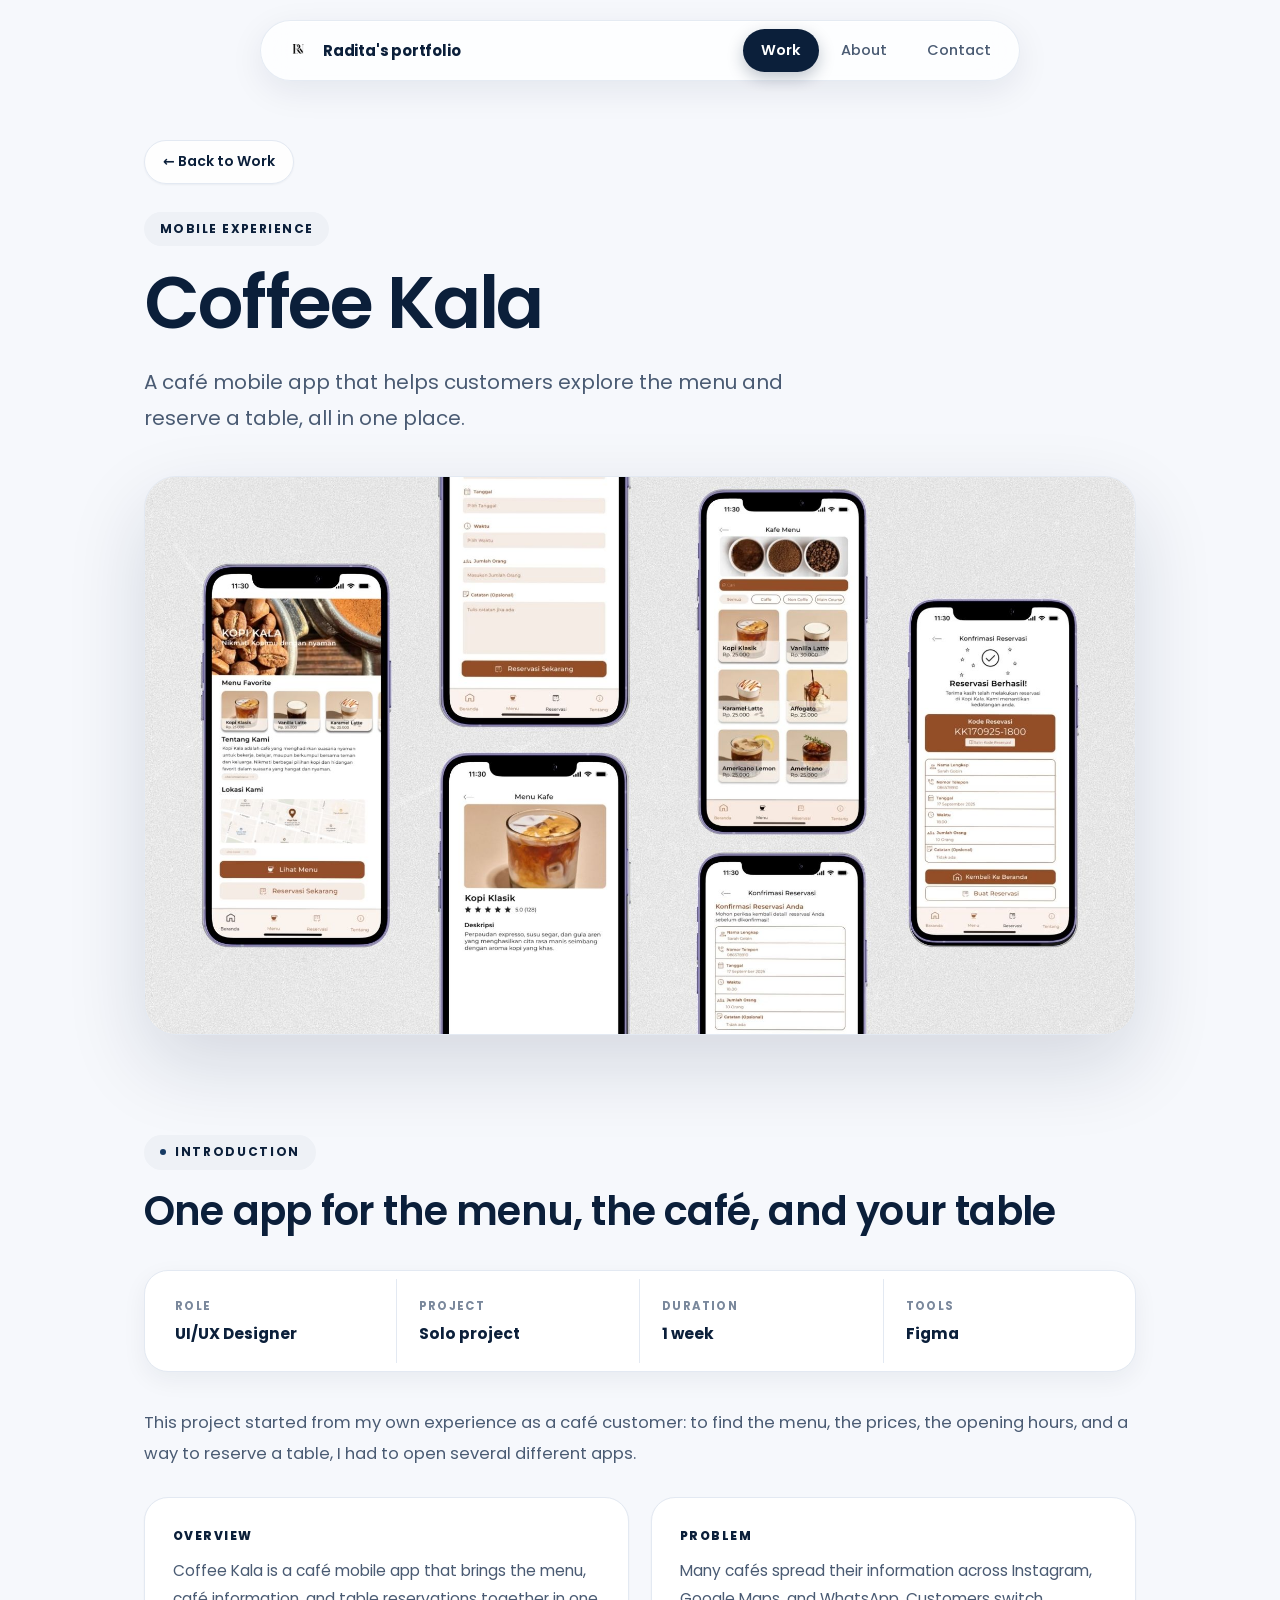
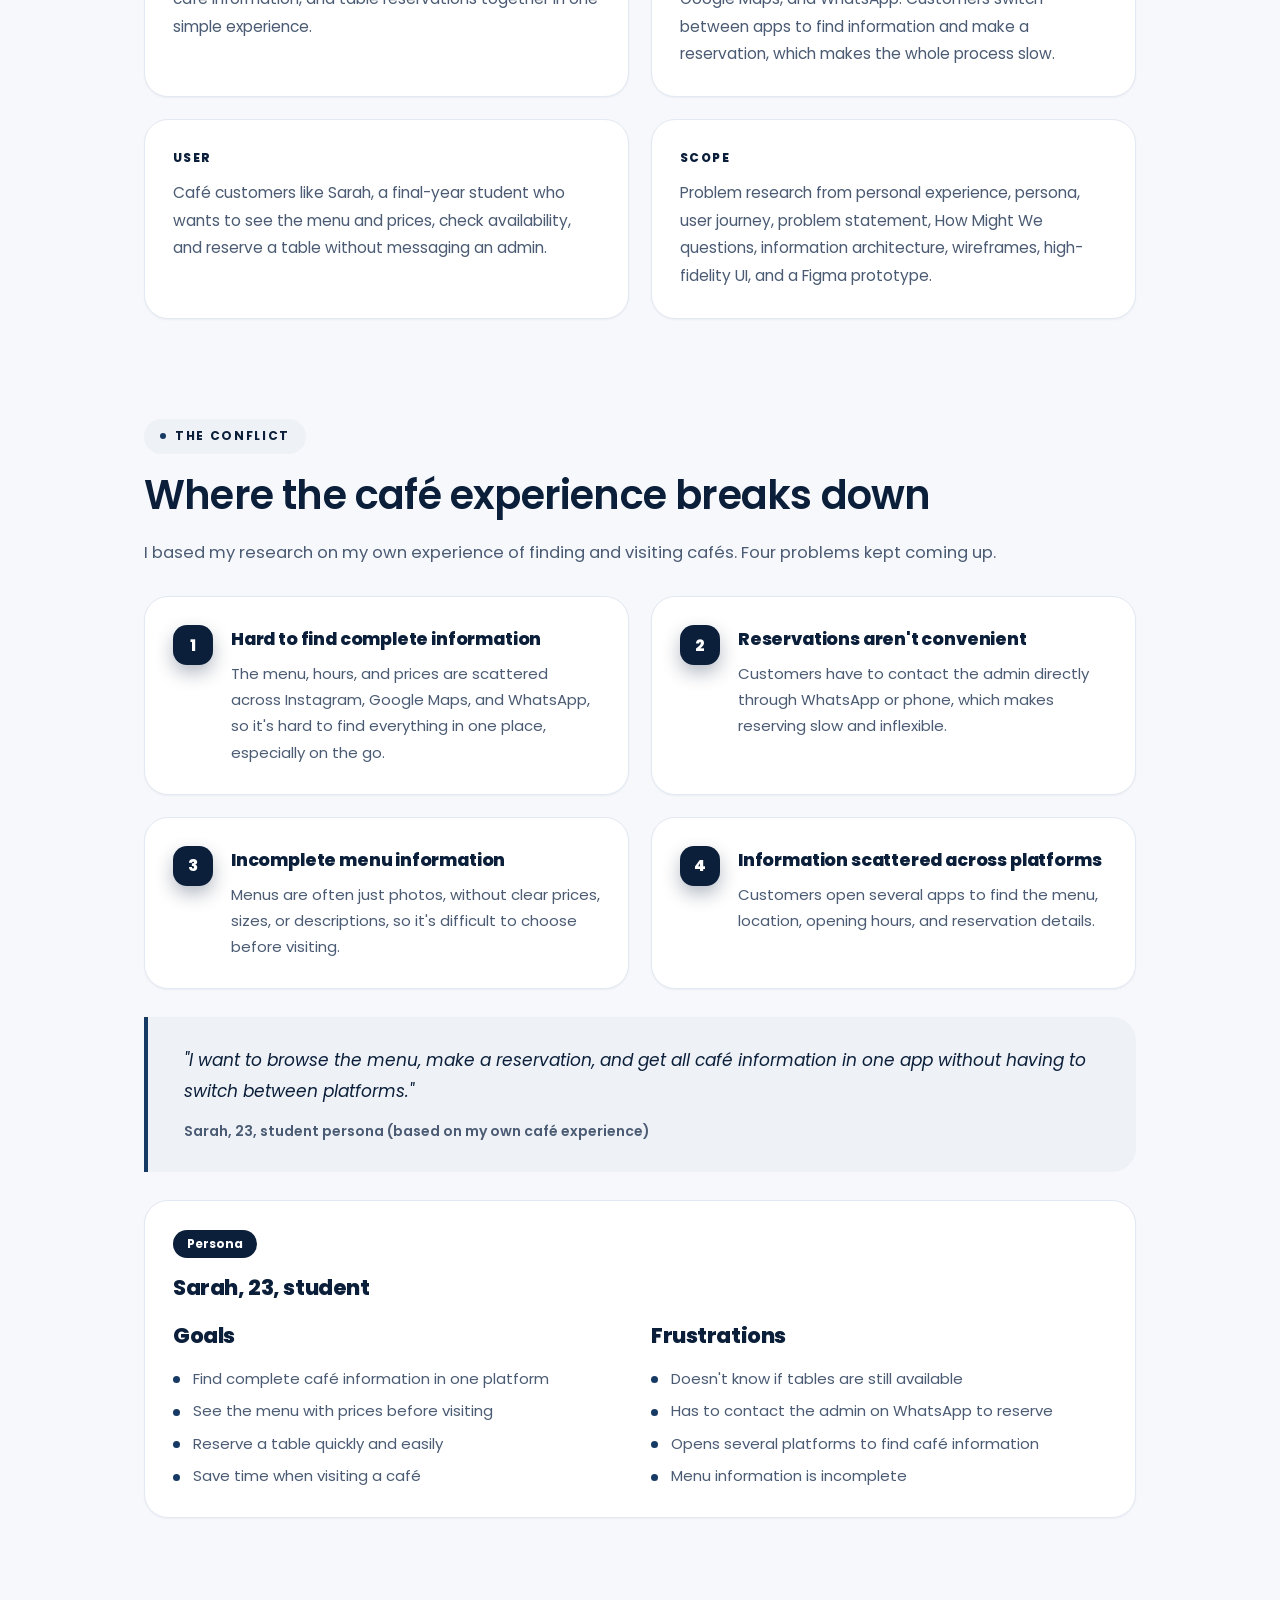
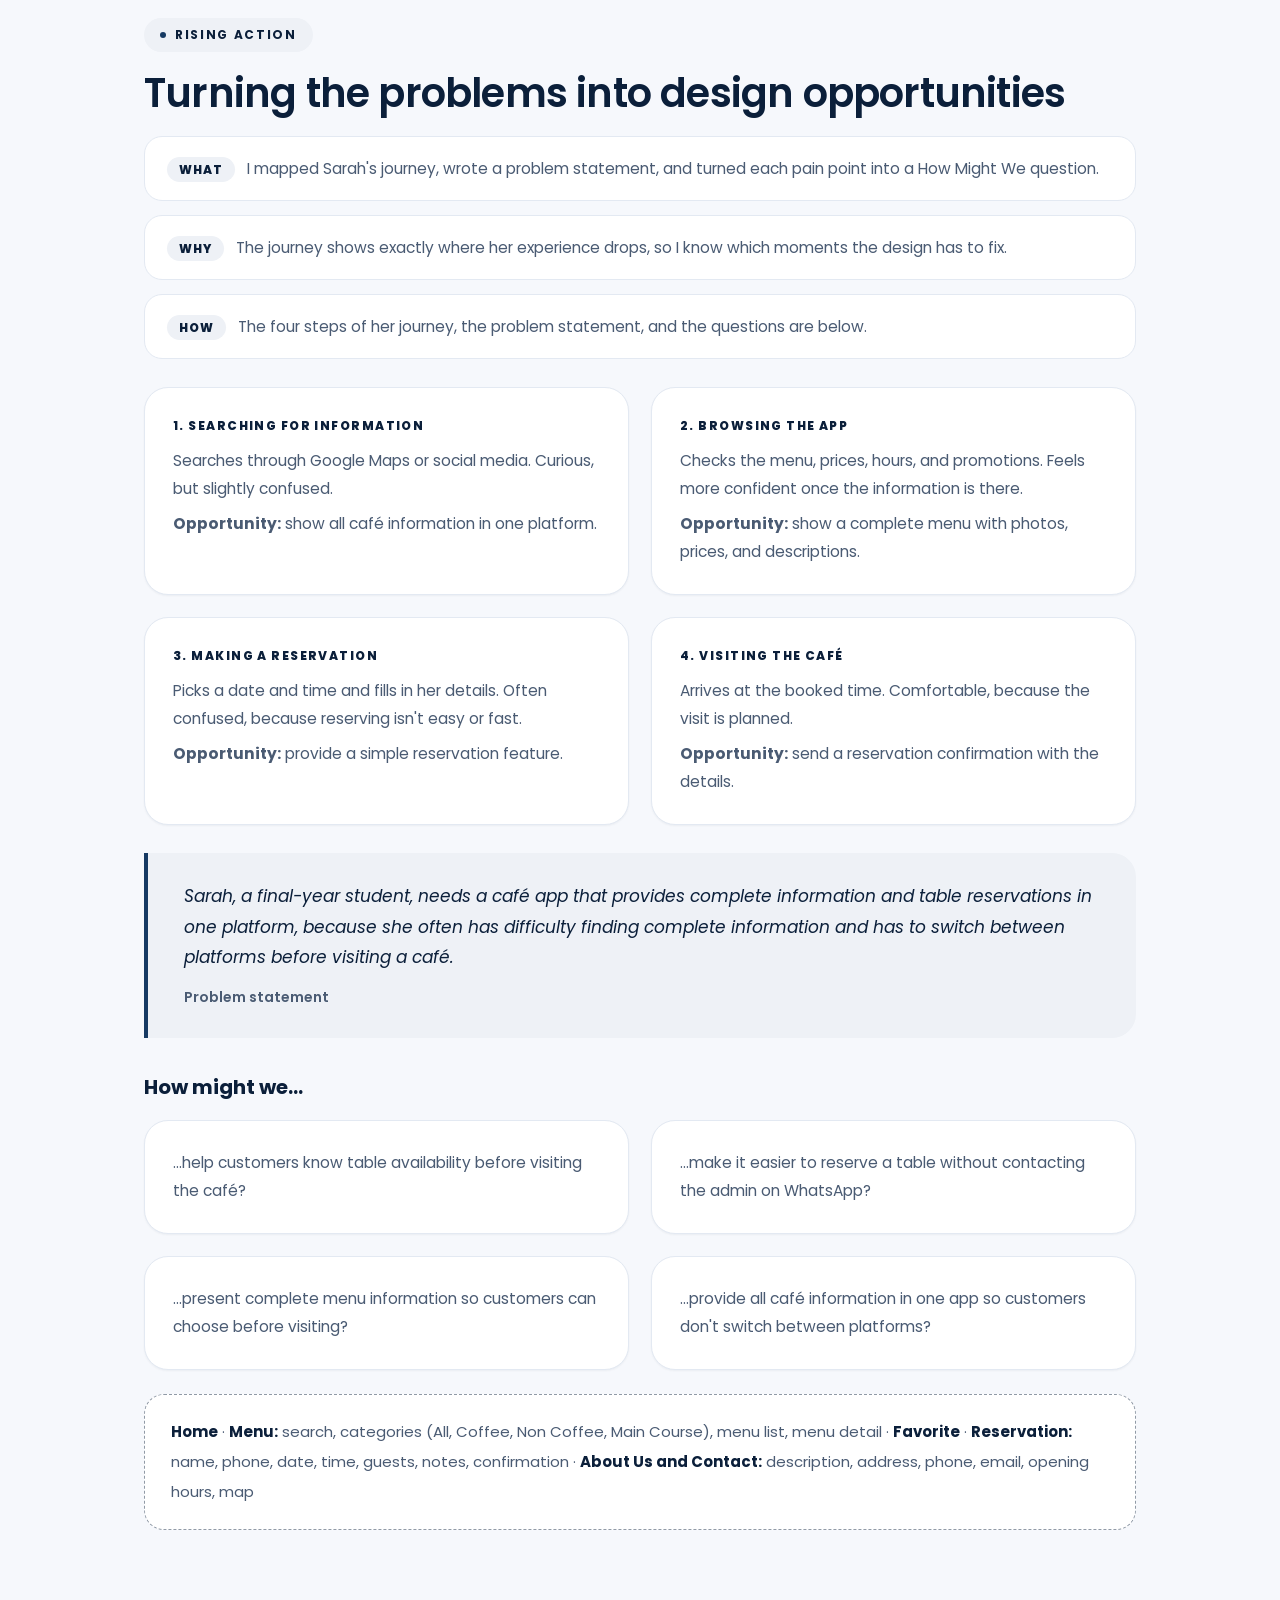
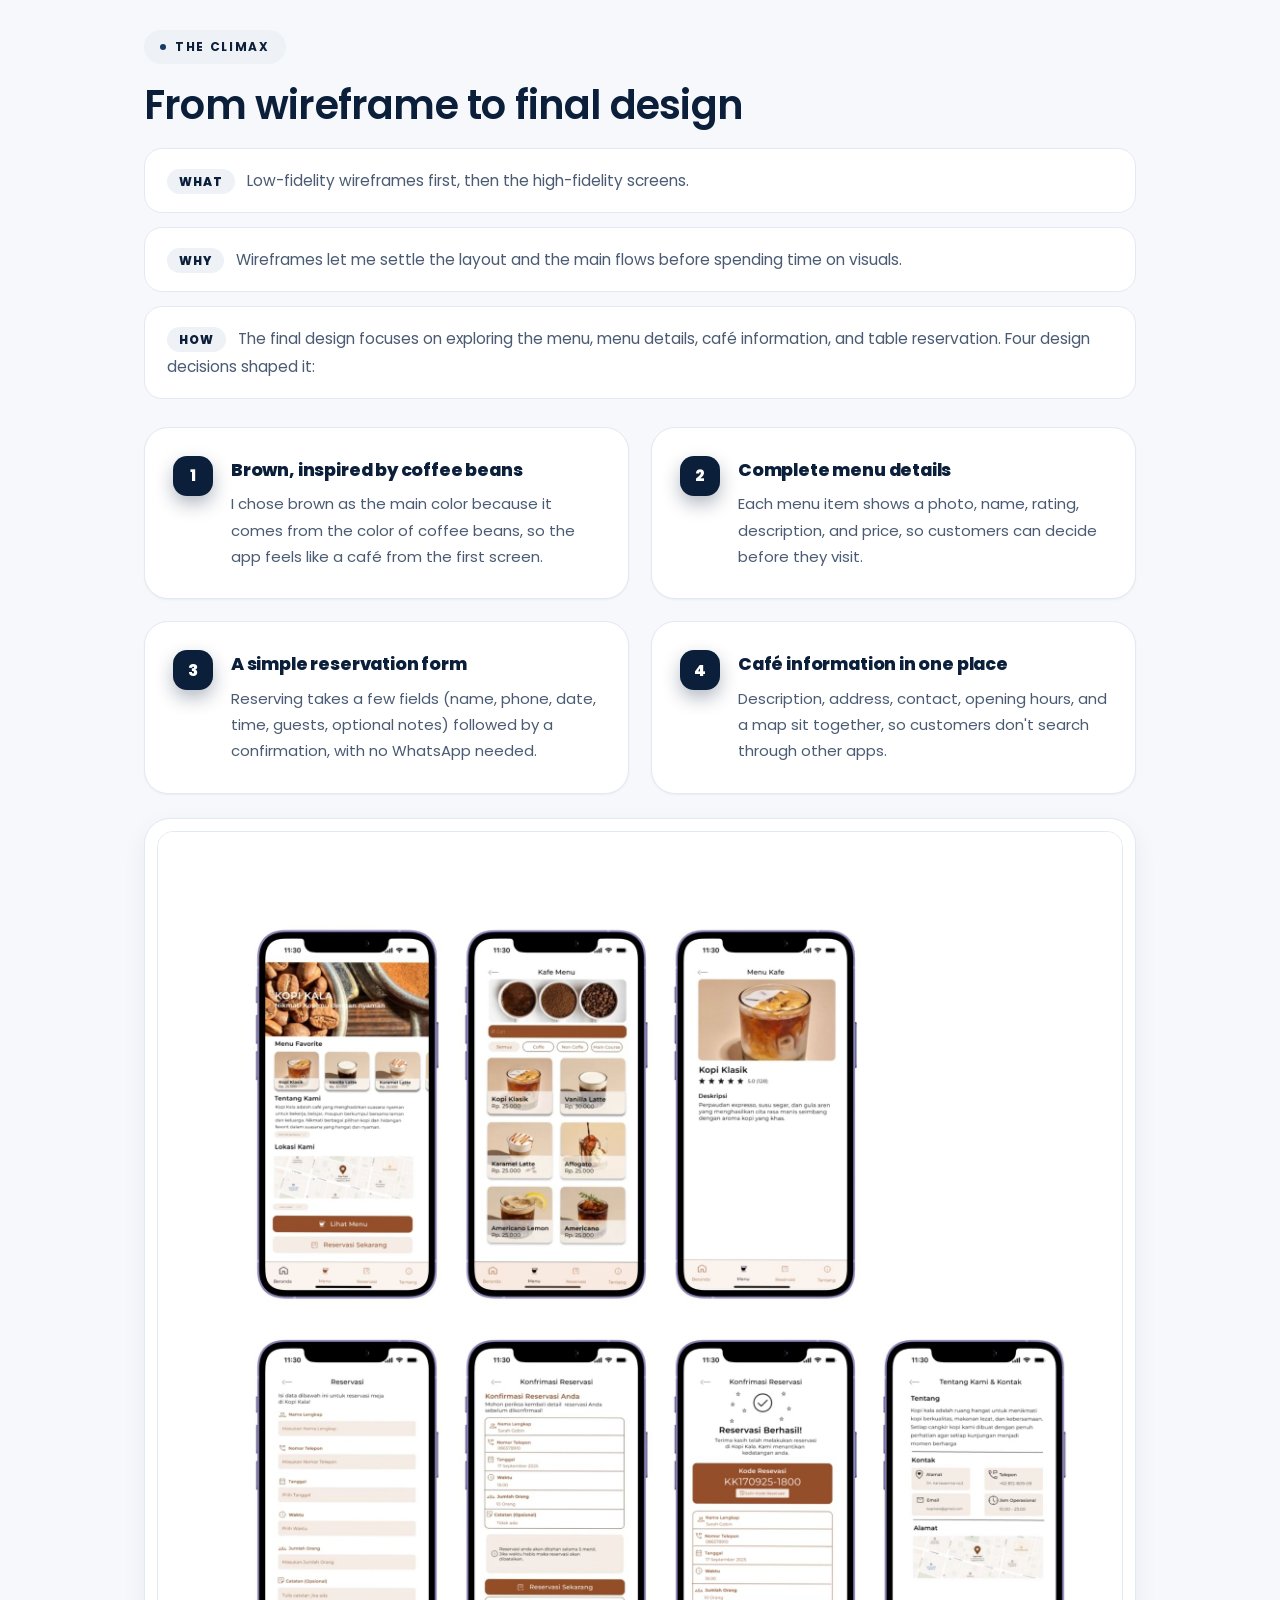
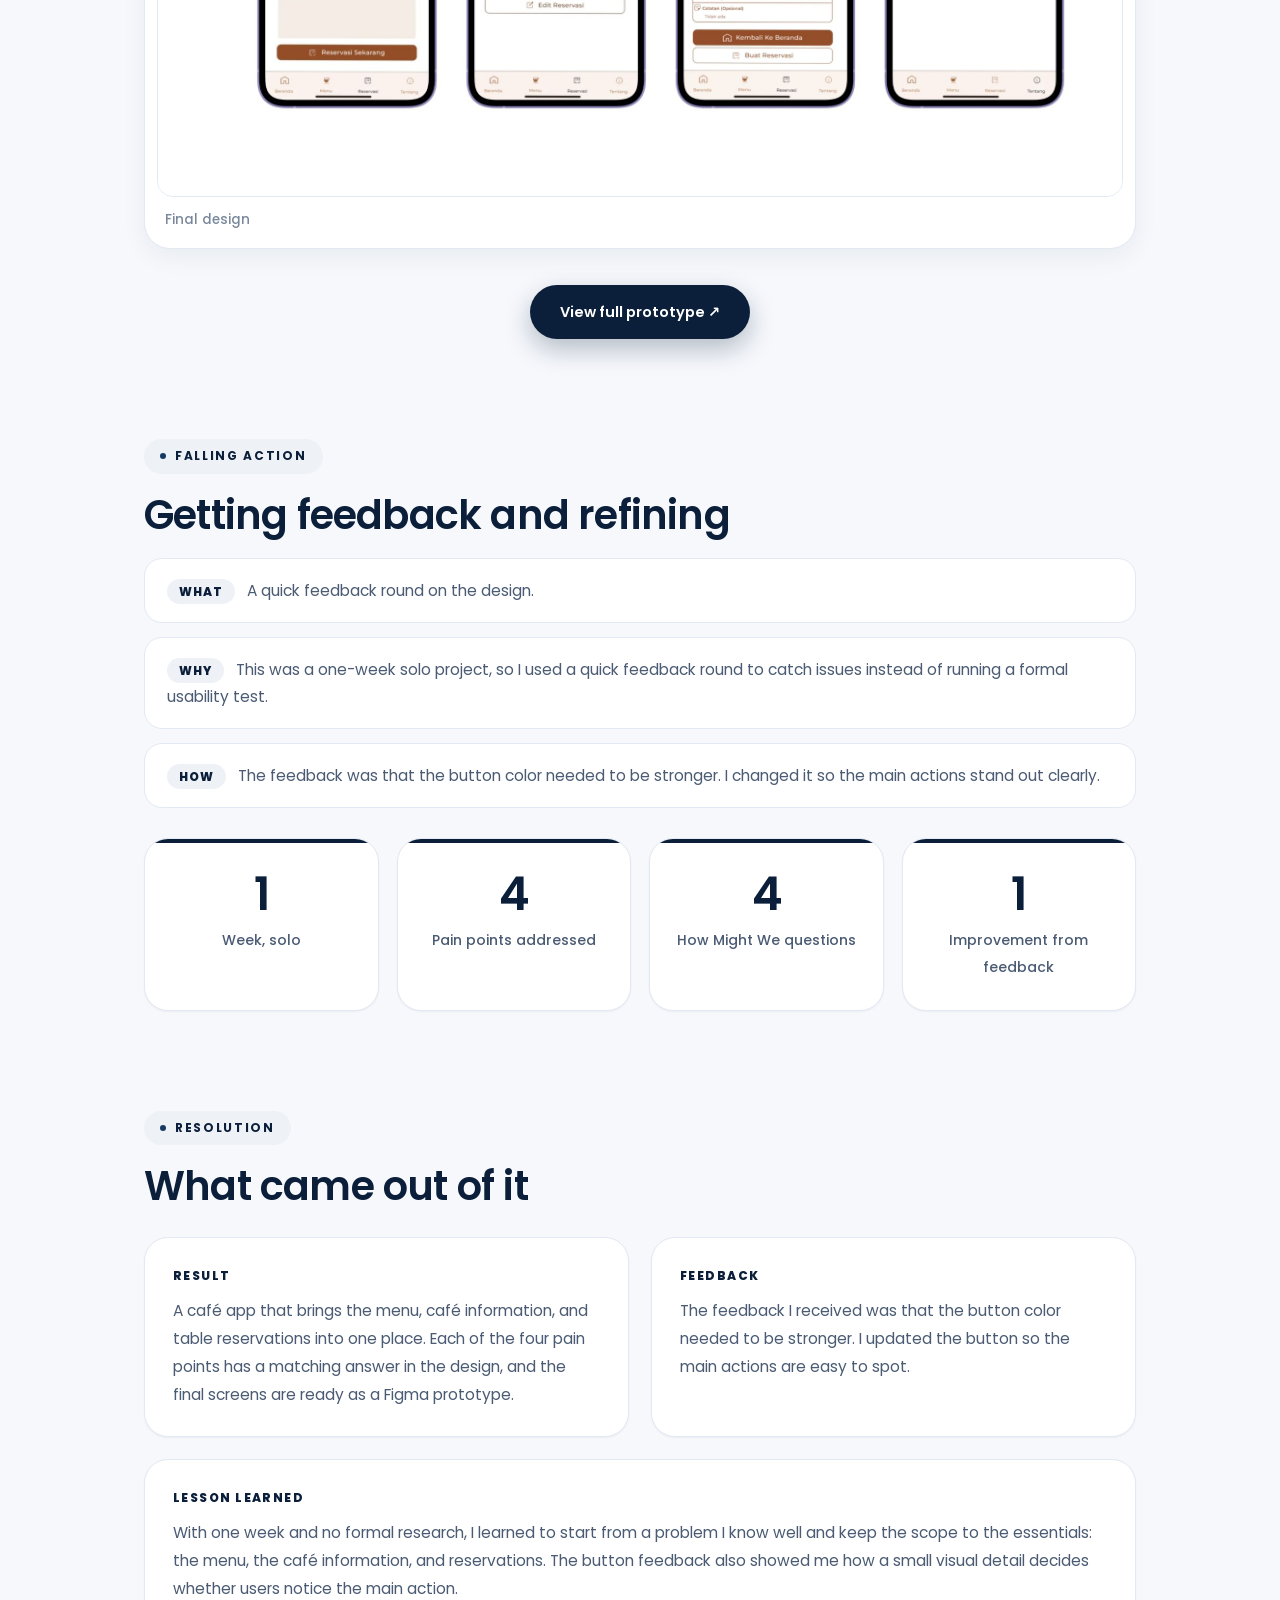
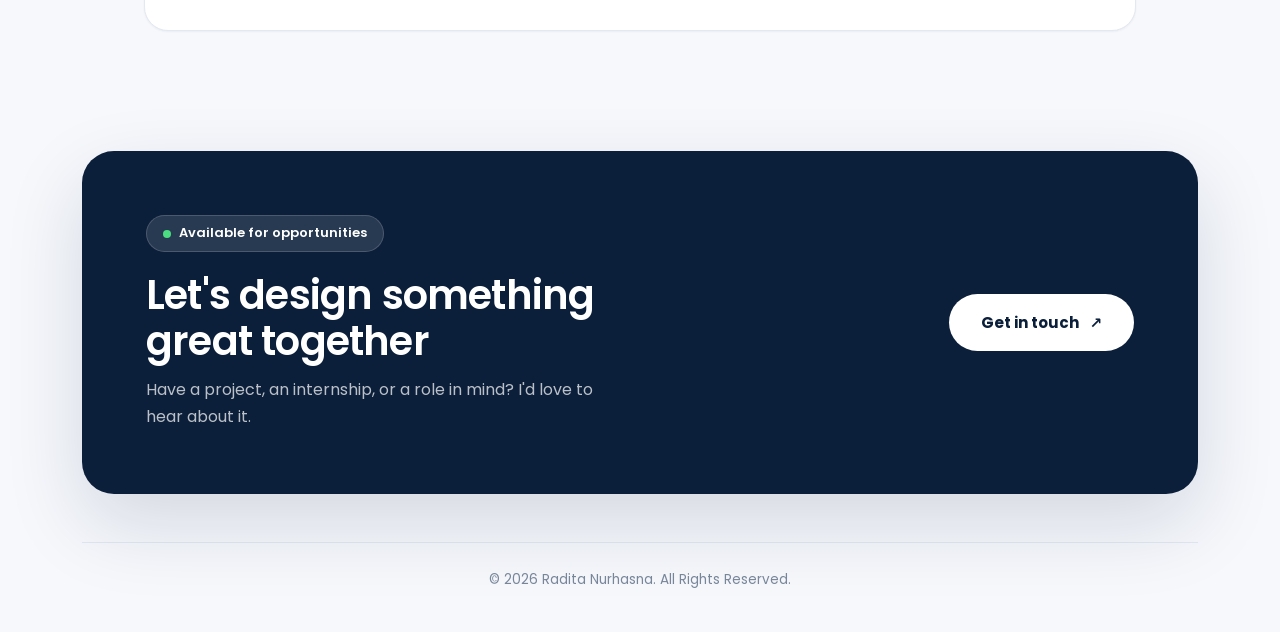
<file: Projects/coffee.html>
<!DOCTYPE html>
<html lang="en">

<head>
    <meta charset="UTF-8">
    <meta name="viewport" content="width=device-width, initial-scale=1.0">
    <title>Coffee Kala | Radita Portfolio</title>

    <link rel="preconnect" href="https://fonts.googleapis.com">
    <link rel="preconnect" href="https://fonts.gstatic.com" crossorigin>
    <link href="https://fonts.googleapis.com/css2?family=Inter:wght@100..900&display=swap" rel="stylesheet">

    <link rel="stylesheet" href="../css/style.css">

    <!-- Styles for this case study. They use the variables from css/style.css
         (--navy, --navy-soft, --text-secondary, --border, --radius-md), so the page
         follows your site theme. Tip: you can move this block into css/case-study.css. -->
    <style>
        .dw{max-width:1000px;margin:0 auto;padding:130px 24px 40px}
        .dw section{padding:0;margin-top:72px}

        .dw .back{display:inline-block;margin-bottom:20px;font-size:14px;font-weight:600;color:var(--text-secondary)}
        .dw .back:hover{color:var(--navy)}
        .dw .tag{display:inline-block;font-size:13px;font-weight:600;color:#0f766e;background:#e1f4f1;padding:4px 14px;border-radius:999px;margin-bottom:14px}
        .dw h1{font-size:clamp(36px,6vw,54px);line-height:1.1;letter-spacing:-1.5px;color:var(--navy)}
        .dw .lead{font-size:19px;line-height:1.8;color:var(--text-secondary);max-width:640px;margin:16px 0 32px}
        .dw .hero-img{width:100%;border-radius:var(--radius-md);border:1px solid var(--border);background:var(--navy-soft)}

        .dw .meta{display:grid;grid-template-columns:repeat(auto-fit,minmax(170px,1fr));gap:18px;margin:36px 0;padding:24px 0;border-top:1px solid var(--border);border-bottom:1px solid var(--border)}
        .dw .meta h4{font-size:12px;text-transform:uppercase;letter-spacing:.08em;color:var(--text-muted);font-weight:600;margin-bottom:4px}
        .dw .meta p{font-size:15px;font-weight:600;line-height:1.5;color:var(--navy)}

        .dw .eyebrow{display:inline-flex;align-items:center;gap:8px;font-size:12px;font-weight:700;color:var(--navy);background:var(--navy-soft);text-transform:uppercase;letter-spacing:.12em;padding:6px 14px;border-radius:999px;margin-bottom:16px}
        .dw .eyebrow::before{content:"";width:6px;height:6px;border-radius:50%;background:var(--navy)}
        .dw h2{font-size:clamp(26px,4vw,34px);line-height:1.2;letter-spacing:-.5px;font-weight:800;color:var(--navy);margin-bottom:16px}
        .dw p{color:var(--text-secondary);line-height:1.85;font-size:16.5px}
        .dw p + p{margin-top:12px}

        .dw .grid2{display:grid;grid-template-columns:repeat(2,minmax(0,1fr));gap:20px;margin-top:24px}
        .dw .card{background:var(--bg-card-hover);border:1px solid var(--border);border-radius:var(--radius-md);padding:24px}
        .dw .card h4{font-size:12px;text-transform:uppercase;letter-spacing:.08em;color:var(--text-muted);margin-bottom:8px;font-weight:700}
        .dw .card p{font-size:15px;line-height:1.75}
        .dw .card.white{background:#fff}

        .dw .finding{display:flex;gap:14px}
        .dw .finding .n{flex:none;width:34px;height:34px;border-radius:50%;background:var(--navy);color:#fff;display:flex;align-items:center;justify-content:center;font-weight:700;font-size:15px}
        .dw .finding h4{text-transform:none;letter-spacing:0;font-size:17px;color:var(--navy);margin-bottom:4px}
        .dw .finding p{font-size:15px;line-height:1.65}

        .dw blockquote{margin-top:24px;padding:20px 24px;border-left:4px solid var(--navy);background:var(--navy-soft);border-radius:0 var(--radius-sm) var(--radius-sm) 0;font-style:italic;color:var(--navy);line-height:1.7}
        .dw blockquote small{display:block;margin-top:8px;font-style:normal;color:var(--text-secondary);font-size:14px}

        .dw .persona .role{display:inline-block;font-size:12px;font-weight:700;color:var(--navy);background:var(--navy-soft);padding:3px 12px;border-radius:999px;margin-bottom:10px}
        .dw .persona h4{text-transform:none;letter-spacing:0;font-size:19px;color:var(--navy);margin:0 0 10px}
        .dw .persona ul{list-style:disc;padding-left:18px;font-size:14.5px;color:var(--text-secondary);line-height:1.65}
        .dw .persona li{margin-top:4px}

        .dw .wwh{display:grid;gap:12px}
        .dw .wwh p{margin:0}
        .dw .wwh b{display:inline-block;min-width:52px;font-weight:700;color:var(--navy)}

        .dw .ia{font-size:14.5px;line-height:1.9;color:var(--text-secondary);background:var(--bg-card-hover);border:1px solid var(--border);border-radius:var(--radius-sm);padding:18px 22px;margin-top:20px}
        .dw .ia b{font-weight:700;color:var(--navy)}

        .dw .shots{display:grid;grid-template-columns:repeat(auto-fit,minmax(240px,1fr));gap:16px;margin-top:20px}
        .dw .shots figure img{width:100%;border-radius:var(--radius-sm);border:1px solid var(--border);background:var(--navy-soft);min-height:120px;object-fit:cover}
        .dw .shots figcaption{font-size:13px;color:var(--text-muted);margin-top:8px}

        .dw .btn-wrap{margin-top:32px;text-align:center}

        .cta-card{position:relative;overflow:hidden;width:100%;background:var(--navy);border-radius:var(--radius-lg);padding:56px 56px;text-align:left;margin-bottom:8px;display:flex;align-items:center;justify-content:space-between;gap:32px}
        .cta-text{max-width:520px}
        @media(max-width:768px){
            .cta-card{flex-direction:column;align-items:flex-start;padding:40px 28px;gap:24px}
        }
        .cta-card::before,.cta-card::after{content:"";position:absolute;border-radius:50%;background:rgba(255,255,255,.06)}
        .cta-card::before{width:320px;height:320px;top:-140px;right:-80px}
        .cta-card::after{width:220px;height:220px;bottom:-110px;left:-60px}
        .cta-card > *{position:relative;z-index:1}
        .cta-badge{display:inline-flex;align-items:center;gap:8px;font-size:13px;font-weight:600;color:#fff;background:rgba(255,255,255,.12);padding:6px 16px;border-radius:999px;margin-bottom:20px}
        .cta-badge span{width:8px;height:8px;border-radius:50%;background:#4ADE80}
        .cta-card h2{font-size:clamp(28px,5vw,40px);line-height:1.15;letter-spacing:-1px;font-weight:800;color:#fff;margin-bottom:12px}
        .cta-card p{font-size:16px;line-height:1.7;color:rgba(255,255,255,.72);max-width:460px;margin:0}
        .cta-btn{flex-shrink:0}
        .cta-btn{display:inline-flex;align-items:center;gap:10px;background:#fff;color:var(--navy);font-size:15px;font-weight:700;padding:16px 32px;border-radius:999px;transition:transform .25s ease,box-shadow .25s ease}
        .cta-btn:hover{transform:translateY(-3px);box-shadow:0 14px 30px rgba(0,0,0,.25)}
        .cta-btn i{font-style:normal;display:inline-block;transition:transform .25s ease}
        .cta-btn:hover i{transform:translate(3px,-3px)}

        @media(max-width:700px){
            .dw .grid2{grid-template-columns:1fr}
        }

        .dw .metrics{display:grid;grid-template-columns:repeat(auto-fit,minmax(150px,1fr));gap:16px;margin-top:28px}
        .dw .metric{background:var(--bg-card-hover);border:1px solid var(--border);border-radius:var(--radius-md);padding:26px 16px;text-align:center}
        .dw .metric strong{display:block;font-size:38px;line-height:1.1;letter-spacing:-1px;color:var(--navy);margin-bottom:6px}
        .dw .metric span{font-size:14px;color:var(--text-secondary)}
    </style>
</head>

<body>

    <!-- ================= NAVBAR ================= -->
    <header>
        <nav class="navbar">
            <a href="../index.html" class="logo">
                <img src="../assets/icons/logo.png" alt="Radita's Portfolio Logo" class="logo-img">
                Radita's portfolio
            </a>

            <ul class="nav-links">
                <li><a href="../index.html" class="active">Work</a></li>
                <li><a href="../about.html">About</a></li>
                <li><a href="../contact.html">Contact</a></li>
            </ul>
        </nav>
    </header>

    <main class="dw">

        <a class="back" href="../index.html#projects">← Back to Work</a>

        <div class="hero">
            <span class="tag">Mobile Experience</span>
            <h1>Coffee Kala</h1>
            <p class="lead">A café mobile app that helps customers explore the menu and reserve a table, all in one place.</p>
            <img class="hero-img" src="../assets/images/kopi-kala.jpg" alt="Coffee Kala app screens" onerror="this.style.display='none'">
        </div>

        <!-- ================= INTRODUCTION ================= -->
        <section id="introduction">
            <div class="eyebrow">Introduction</div>
            <h2>One app for the menu, the café, and your table</h2>

            <div class="meta">
                <div><h4>Role</h4><p>UI/UX Designer</p></div>
                <div><h4>Project</h4><p>Solo project</p></div>
                <div><h4>Duration</h4><p>1 week</p></div>
                <div><h4>Tools</h4><p>Figma</p></div>
            </div>

            <p>This project started from my own experience as a café customer: to find the menu, the prices, the opening hours, and a way to reserve a table, I had to open several different apps.</p>

            <div class="grid2">
                <div class="card"><h4>Overview</h4><p>Coffee Kala is a café mobile app that brings the menu, café information, and table reservations together in one simple experience.</p></div>
                <div class="card"><h4>Problem</h4><p>Many cafés spread their information across Instagram, Google Maps, and WhatsApp. Customers switch between apps to find information and make a reservation, which makes the whole process slow.</p></div>
                <div class="card"><h4>User</h4><p>Café customers like Sarah, a final-year student who wants to see the menu and prices, check availability, and reserve a table without messaging an admin.</p></div>
                <div class="card"><h4>Scope</h4><p>Problem research from personal experience, persona, user journey, problem statement, How Might We questions, information architecture, wireframes, high-fidelity UI, and a Figma prototype.</p></div>
            </div>
        </section>

        <!-- ================= CONFLICT ================= -->
        <section id="conflict">
            <div class="eyebrow">The conflict</div>
            <h2>Where the café experience breaks down</h2>
            <p>I based my research on my own experience of finding and visiting cafés. Four problems kept coming up.</p>

            <div class="grid2">
                <div class="card white finding"><div class="n">1</div><div><h4>Hard to find complete information</h4><p>The menu, hours, and prices are scattered across Instagram, Google Maps, and WhatsApp, so it's hard to find everything in one place, especially on the go.</p></div></div>
                <div class="card white finding"><div class="n">2</div><div><h4>Reservations aren't convenient</h4><p>Customers have to contact the admin directly through WhatsApp or phone, which makes reserving slow and inflexible.</p></div></div>
                <div class="card white finding"><div class="n">3</div><div><h4>Incomplete menu information</h4><p>Menus are often just photos, without clear prices, sizes, or descriptions, so it's difficult to choose before visiting.</p></div></div>
                <div class="card white finding"><div class="n">4</div><div><h4>Information scattered across platforms</h4><p>Customers open several apps to find the menu, location, opening hours, and reservation details.</p></div></div>
            </div>

            <blockquote>"I want to browse the menu, make a reservation, and get all café information in one app without having to switch between platforms."<small>Sarah, 23, student persona (based on my own café experience)</small></blockquote>

            <div class="grid2" style="grid-template-columns:1fr">
                <div class="card persona"><span class="role">Persona</span><h4>Sarah, 23, student</h4>
                    <div class="grid2" style="margin-top:12px">
                        <div><h4>Goals</h4>
                            <ul><li>Find complete café information in one platform</li><li>See the menu with prices before visiting</li><li>Reserve a table quickly and easily</li><li>Save time when visiting a café</li></ul></div>
                        <div><h4>Frustrations</h4>
                            <ul><li>Doesn't know if tables are still available</li><li>Has to contact the admin on WhatsApp to reserve</li><li>Opens several platforms to find café information</li><li>Menu information is incomplete</li></ul></div>
                    </div>
                </div>
            </div>
        </section>

        <!-- ================= RISING ACTION ================= -->
        <section id="rising-action">
            <div class="eyebrow">Rising action</div>
            <h2>Turning the problems into design opportunities</h2>
            <div class="wwh">
                <p><b>What</b> I mapped Sarah's journey, wrote a problem statement, and turned each pain point into a How Might We question.</p>
                <p><b>Why</b> The journey shows exactly where her experience drops, so I know which moments the design has to fix.</p>
                <p><b>How</b> The four steps of her journey, the problem statement, and the questions are below.</p>
            </div>

            <div class="grid2">
                <div class="card"><h4>1. Searching for information</h4><p>Searches through Google Maps or social media. Curious, but slightly confused.</p><p style="margin-top:8px"><b>Opportunity:</b> show all café information in one platform.</p></div>
                <div class="card"><h4>2. Browsing the app</h4><p>Checks the menu, prices, hours, and promotions. Feels more confident once the information is there.</p><p style="margin-top:8px"><b>Opportunity:</b> show a complete menu with photos, prices, and descriptions.</p></div>
                <div class="card"><h4>3. Making a reservation</h4><p>Picks a date and time and fills in her details. Often confused, because reserving isn't easy or fast.</p><p style="margin-top:8px"><b>Opportunity:</b> provide a simple reservation feature.</p></div>
                <div class="card"><h4>4. Visiting the café</h4><p>Arrives at the booked time. Comfortable, because the visit is planned.</p><p style="margin-top:8px"><b>Opportunity:</b> send a reservation confirmation with the details.</p></div>
            </div>

            <blockquote>Sarah, a final-year student, needs a café app that provides complete information and table reservations in one platform, because she often has difficulty finding complete information and has to switch between platforms before visiting a café.<small>Problem statement</small></blockquote>

            <h3 style="margin:32px 0 0;font-size:20px;color:var(--navy)">How might we…</h3>
            <div class="grid2" style="margin-top:16px">
                <div class="card"><p>…help customers know table availability before visiting the café?</p></div>
                <div class="card"><p>…make it easier to reserve a table without contacting the admin on WhatsApp?</p></div>
                <div class="card"><p>…present complete menu information so customers can choose before visiting?</p></div>
                <div class="card"><p>…provide all café information in one app so customers don't switch between platforms?</p></div>
            </div>

            <div class="ia">
                <b>Home</b> · <b>Menu:</b> search, categories (All, Coffee, Non Coffee, Main Course), menu list, menu detail · <b>Favorite</b> · <b>Reservation:</b> name, phone, date, time, guests, notes, confirmation · <b>About Us and Contact:</b> description, address, phone, email, opening hours, map
            </div>
        </section>

        <!-- ================= CLIMAX ================= -->
        <section id="climax">
            <div class="eyebrow">The climax</div>
            <h2>From wireframe to final design</h2>
            <div class="wwh">
                <p><b>What</b> Low-fidelity wireframes first, then the high-fidelity screens.</p>
                <p><b>Why</b> Wireframes let me settle the layout and the main flows before spending time on visuals.</p>
                <p><b>How</b> The final design focuses on exploring the menu, menu details, café information, and table reservation. Four design decisions shaped it:</p>
            </div>

            <div class="grid2">
                <div class="card white finding"><div class="n">1</div><div><h4>Brown, inspired by coffee beans</h4><p>I chose brown as the main color because it comes from the color of coffee beans, so the app feels like a café from the first screen.</p></div></div>
                <div class="card white finding"><div class="n">2</div><div><h4>Complete menu details</h4><p>Each menu item shows a photo, name, rating, description, and price, so customers can decide before they visit.</p></div></div>
                <div class="card white finding"><div class="n">3</div><div><h4>A simple reservation form</h4><p>Reserving takes a few fields (name, phone, date, time, guests, optional notes) followed by a confirmation, with no WhatsApp needed.</p></div></div>
                <div class="card white finding"><div class="n">4</div><div><h4>Café information in one place</h4><p>Description, address, contact, opening hours, and a map sit together, so customers don't search through other apps.</p></div></div>
            </div>

            
            <div class="shots" style="grid-template-columns:1fr">
                <figure><img src="../assets/images/kopi-kala-final.jpg" alt="Coffee Kala final design" onerror="this.parentElement.style.display='none'"><figcaption>Final design</figcaption></figure>
            </div>

            <div class="btn-wrap">
                <a class="btn-primary" href="https://www.figma.com/design/SM73JnZAknJNzD2CxSlV3d/Bootcamp-UI-UX?node-id=51-792&t=73OUpo1f8Y1L3rTm-1" target="_blank" rel="noopener noreferrer">View full prototype ↗</a>
            </div>
        </section>

        <!-- ================= FALLING ACTION ================= -->
        <section id="falling-action">
            <div class="eyebrow">Falling action</div>
            <h2>Getting feedback and refining</h2>
            <div class="wwh">
                <p><b>What</b> A quick feedback round on the design.</p>
                <p><b>Why</b> This was a one-week solo project, so I used a quick feedback round to catch issues instead of running a formal usability test.</p>
                <p><b>How</b> The feedback was that the button color needed to be stronger. I changed it so the main actions stand out clearly.</p>
            </div>

            <div class="metrics">
                <div class="metric"><strong>1</strong><span>Week, solo</span></div>
                <div class="metric"><strong>4</strong><span>Pain points addressed</span></div>
                <div class="metric"><strong>4</strong><span>How Might We questions</span></div>
                <div class="metric"><strong>1</strong><span>Improvement from feedback</span></div>
            </div>
        </section>

        <!-- ================= RESOLUTION ================= -->
        <section id="resolution">
            <div class="eyebrow">Resolution</div>
            <h2>What came out of it</h2>
            <div class="grid2">
                <div class="card"><h4>Result</h4><p>A café app that brings the menu, café information, and table reservations into one place. Each of the four pain points has a matching answer in the design, and the final screens are ready as a Figma prototype.</p></div>
                <div class="card"><h4>Feedback</h4><p>The feedback I received was that the button color needed to be stronger. I updated the button so the main actions are easy to spot.</p></div>
                <div class="card" style="grid-column:1/-1"><h4>Lesson learned</h4><p>With one week and no formal research, I learned to start from a problem I know well and keep the scope to the essentials: the menu, the café information, and reservations. The button feedback also showed me how a small visual detail decides whether users notice the main action.</p></div>
            </div>
        </section>

    </main>

    <!-- ================= FOOTER ================= -->
    <footer class="uxfolio-footer">
        <div class="cta-card">
            <div class="cta-text">
                <div class="cta-badge"><span></span> Available for opportunities</div>
                <h2>Let's design something great together</h2>
                <p>Have a project, an internship, or a role in mind? I'd love to hear about it.</p>
            </div>
            <a href="../contact.html" class="cta-btn">Get in touch <i>↗</i></a>
        </div>

        <div class="footer-bottom">
            <p>© 2026 Radita Nurhasna. All Rights Reserved.</p>
        </div>
    </footer>

</body>

</html>
</file>
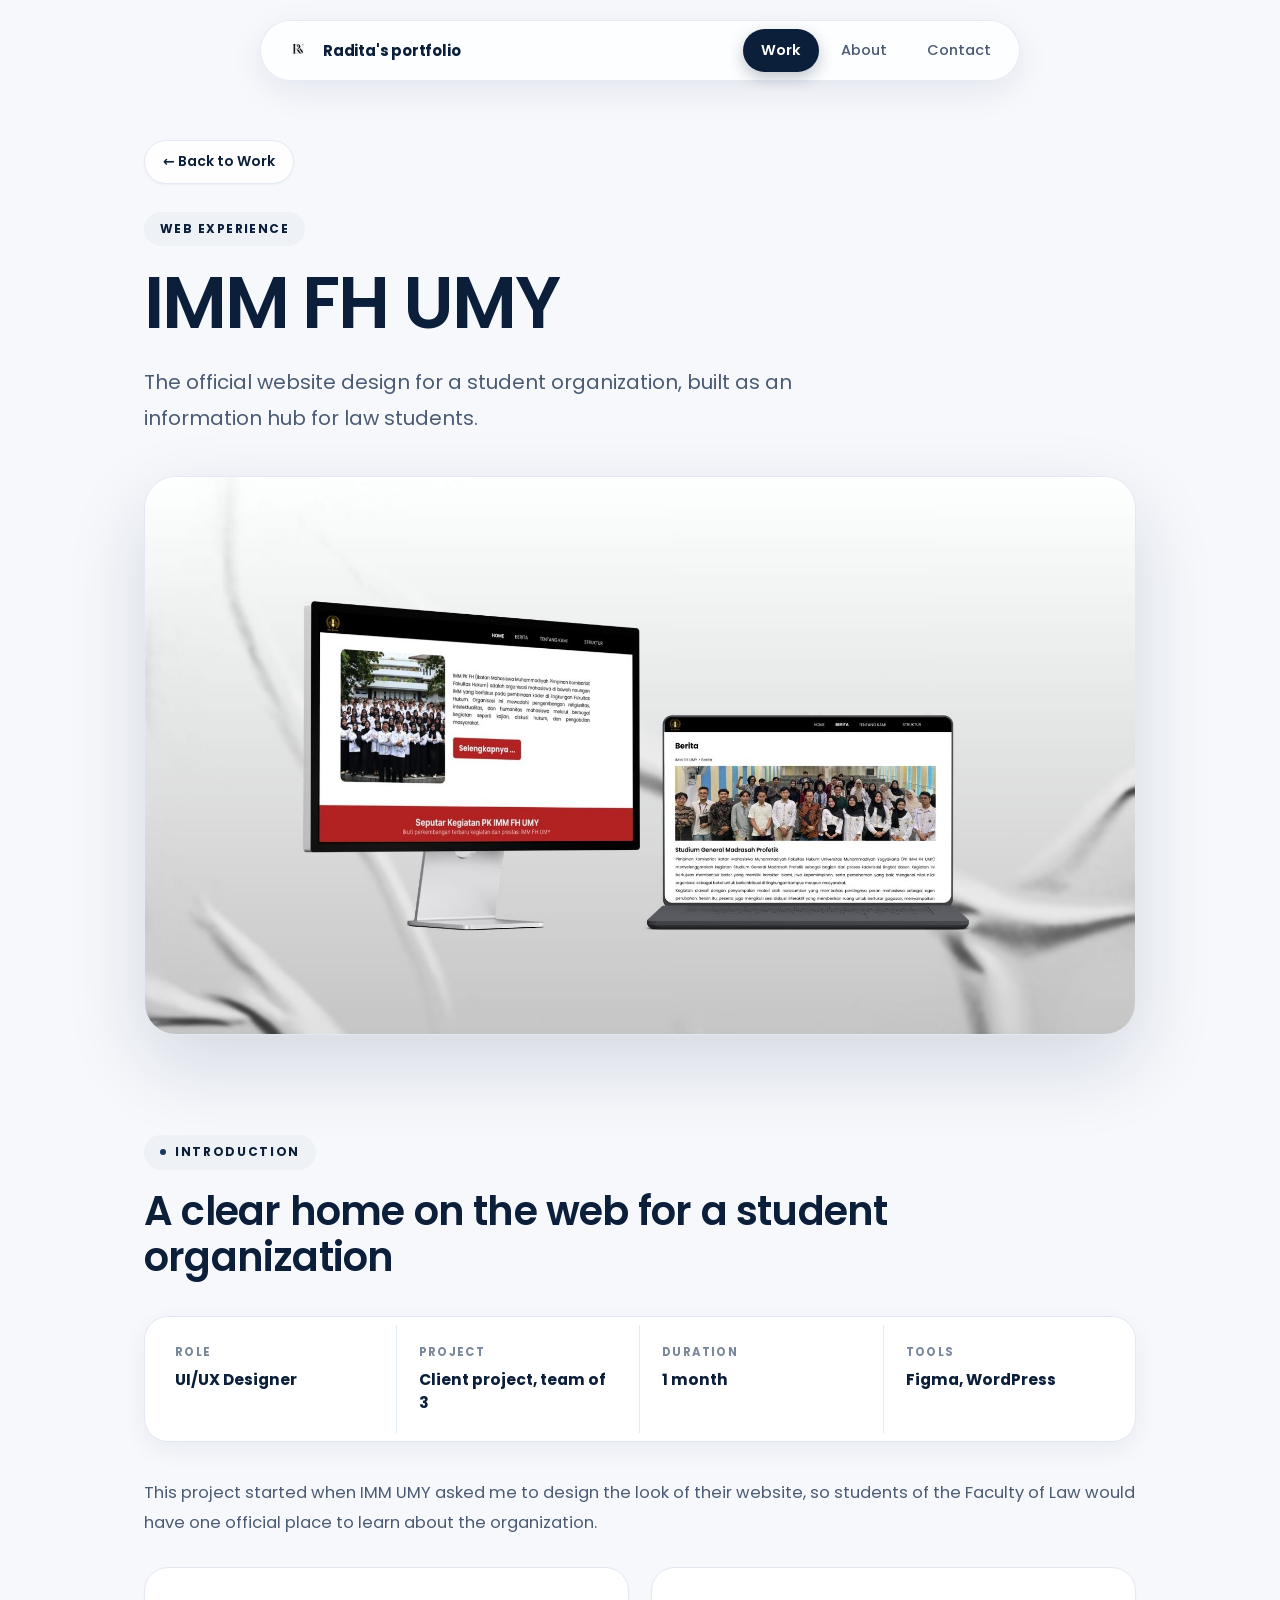
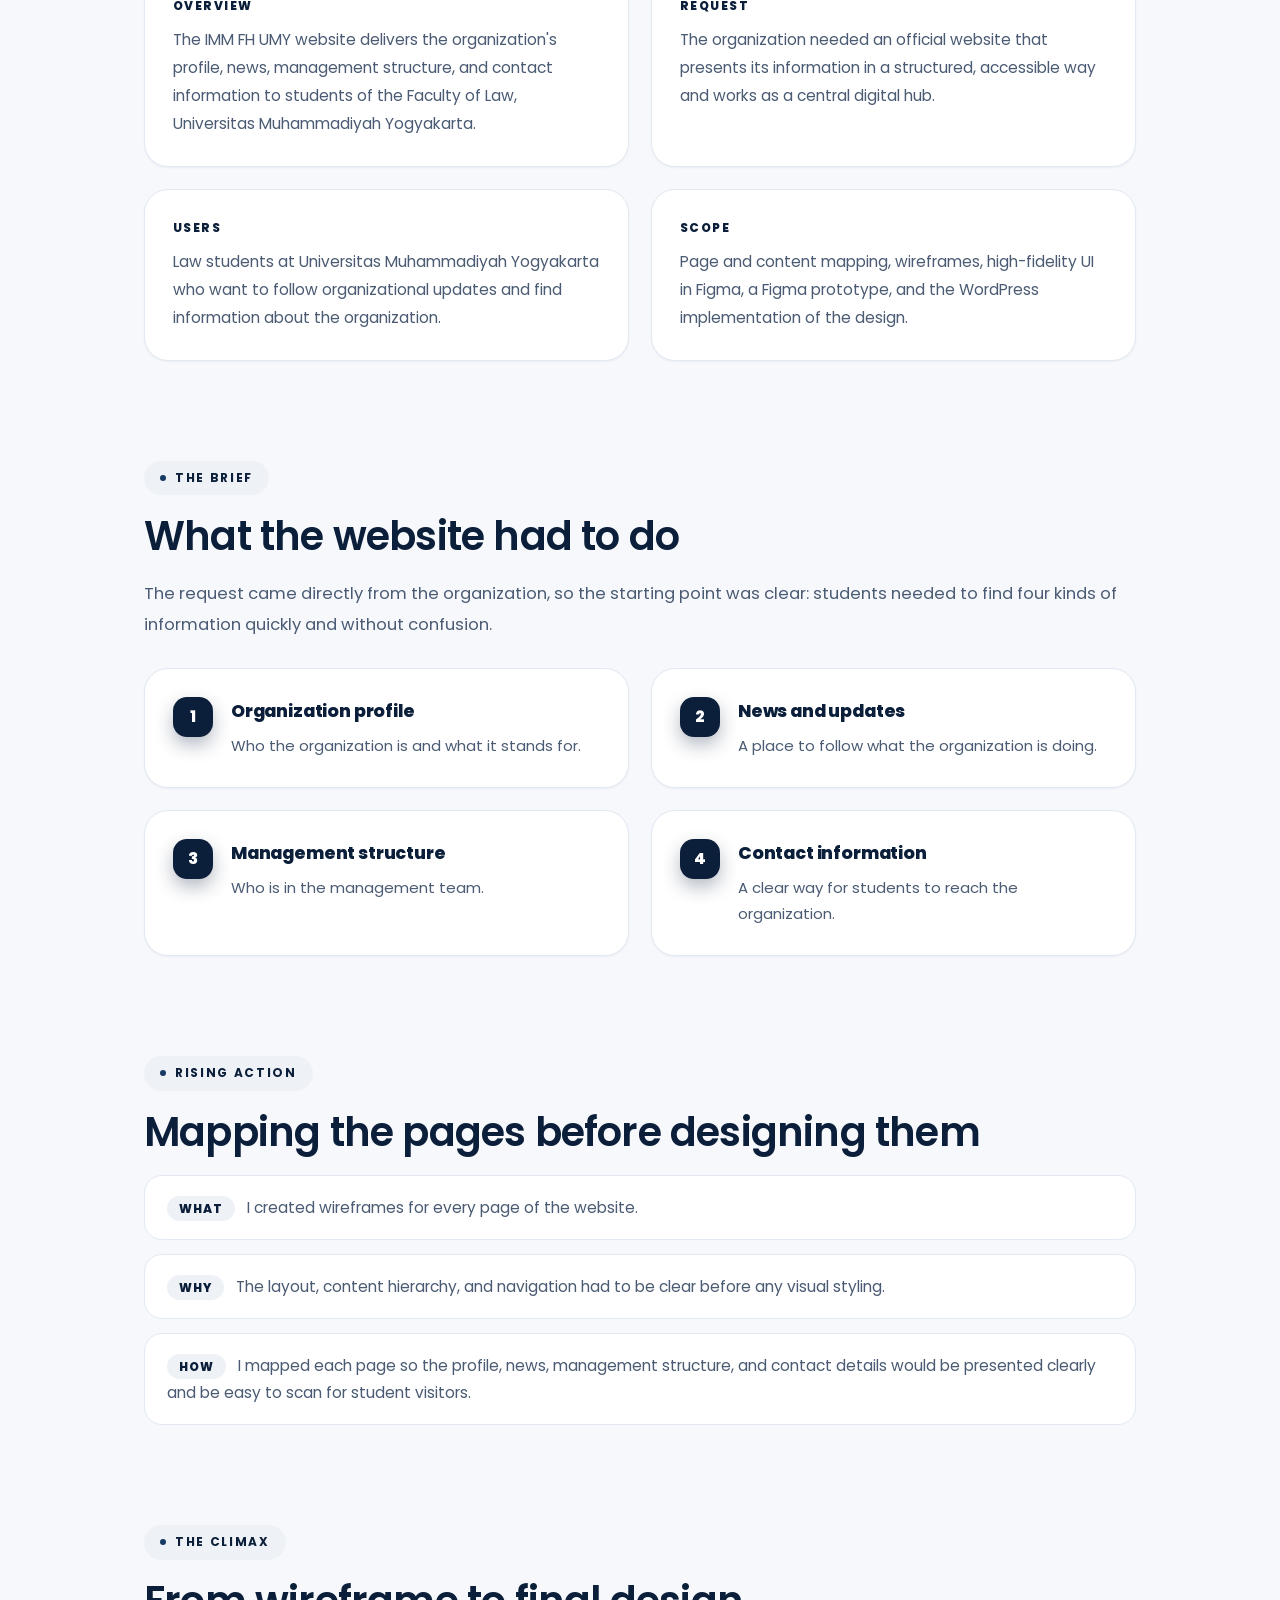
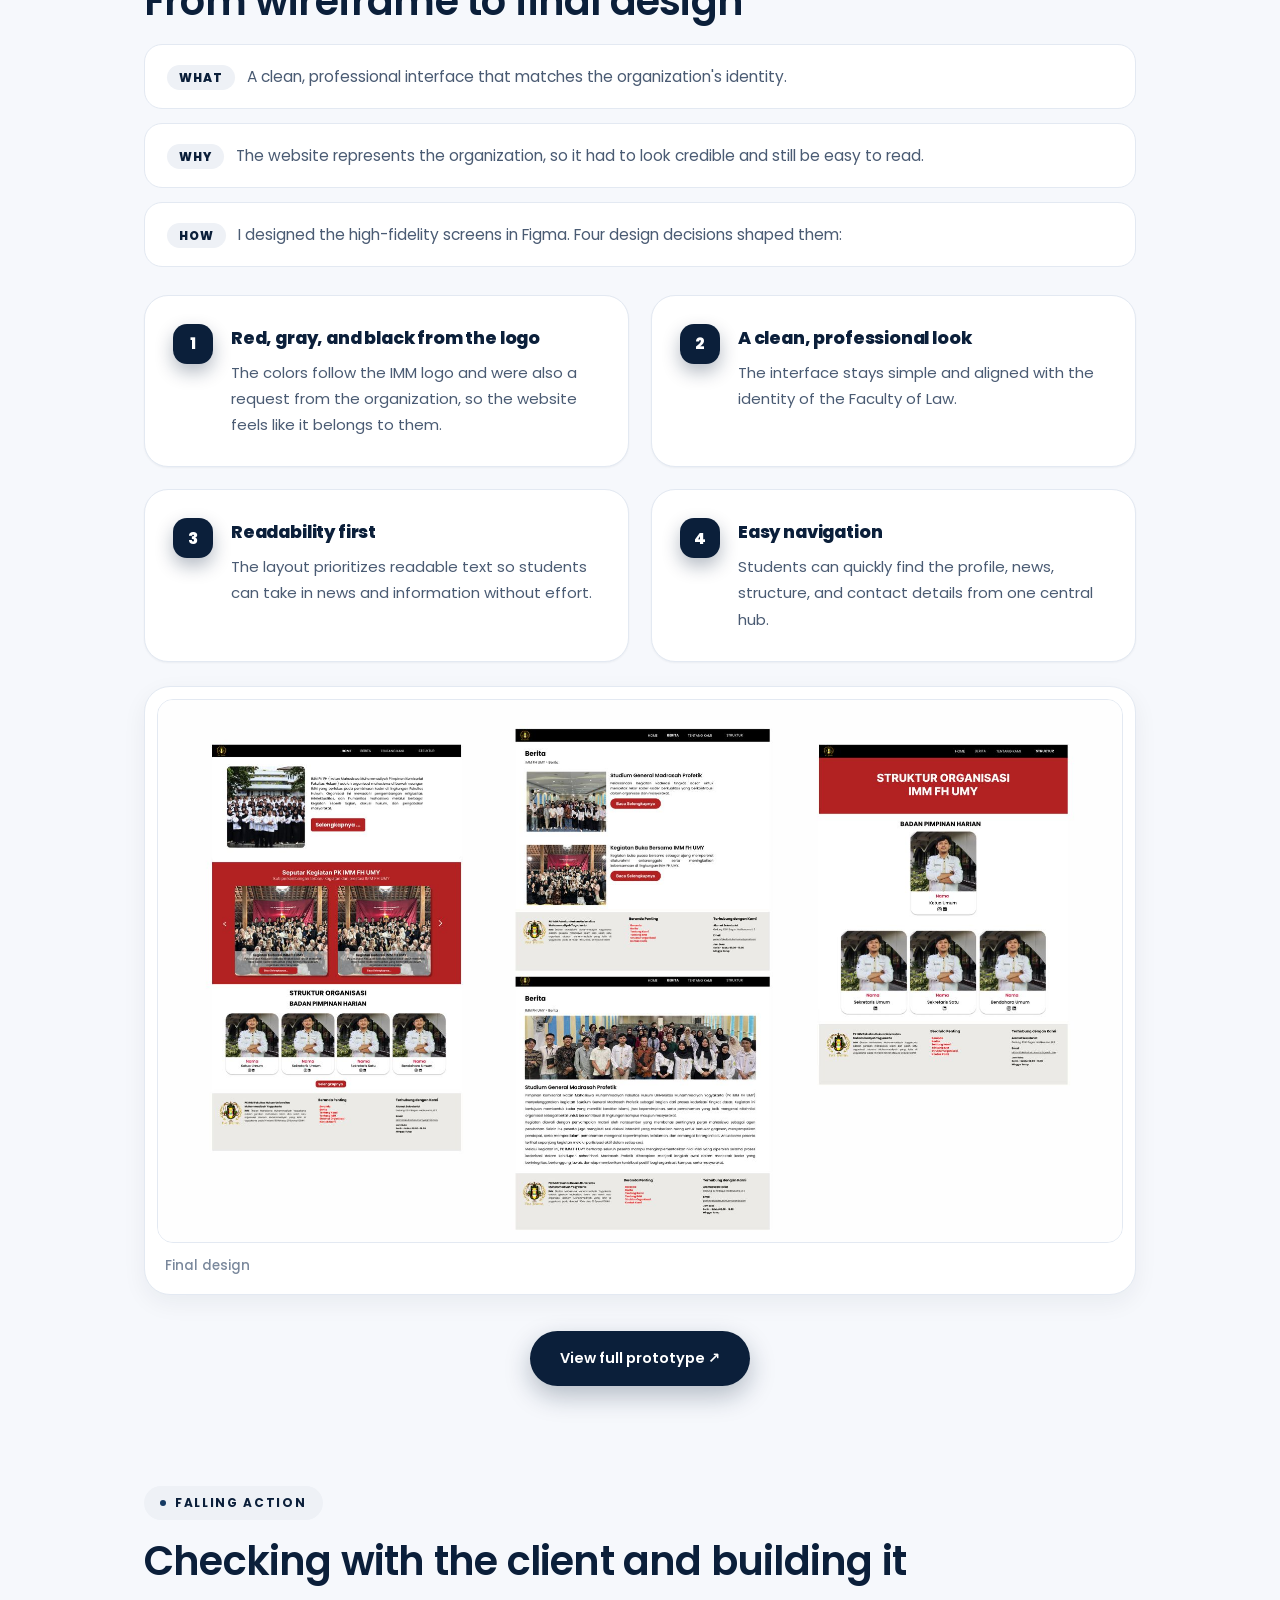
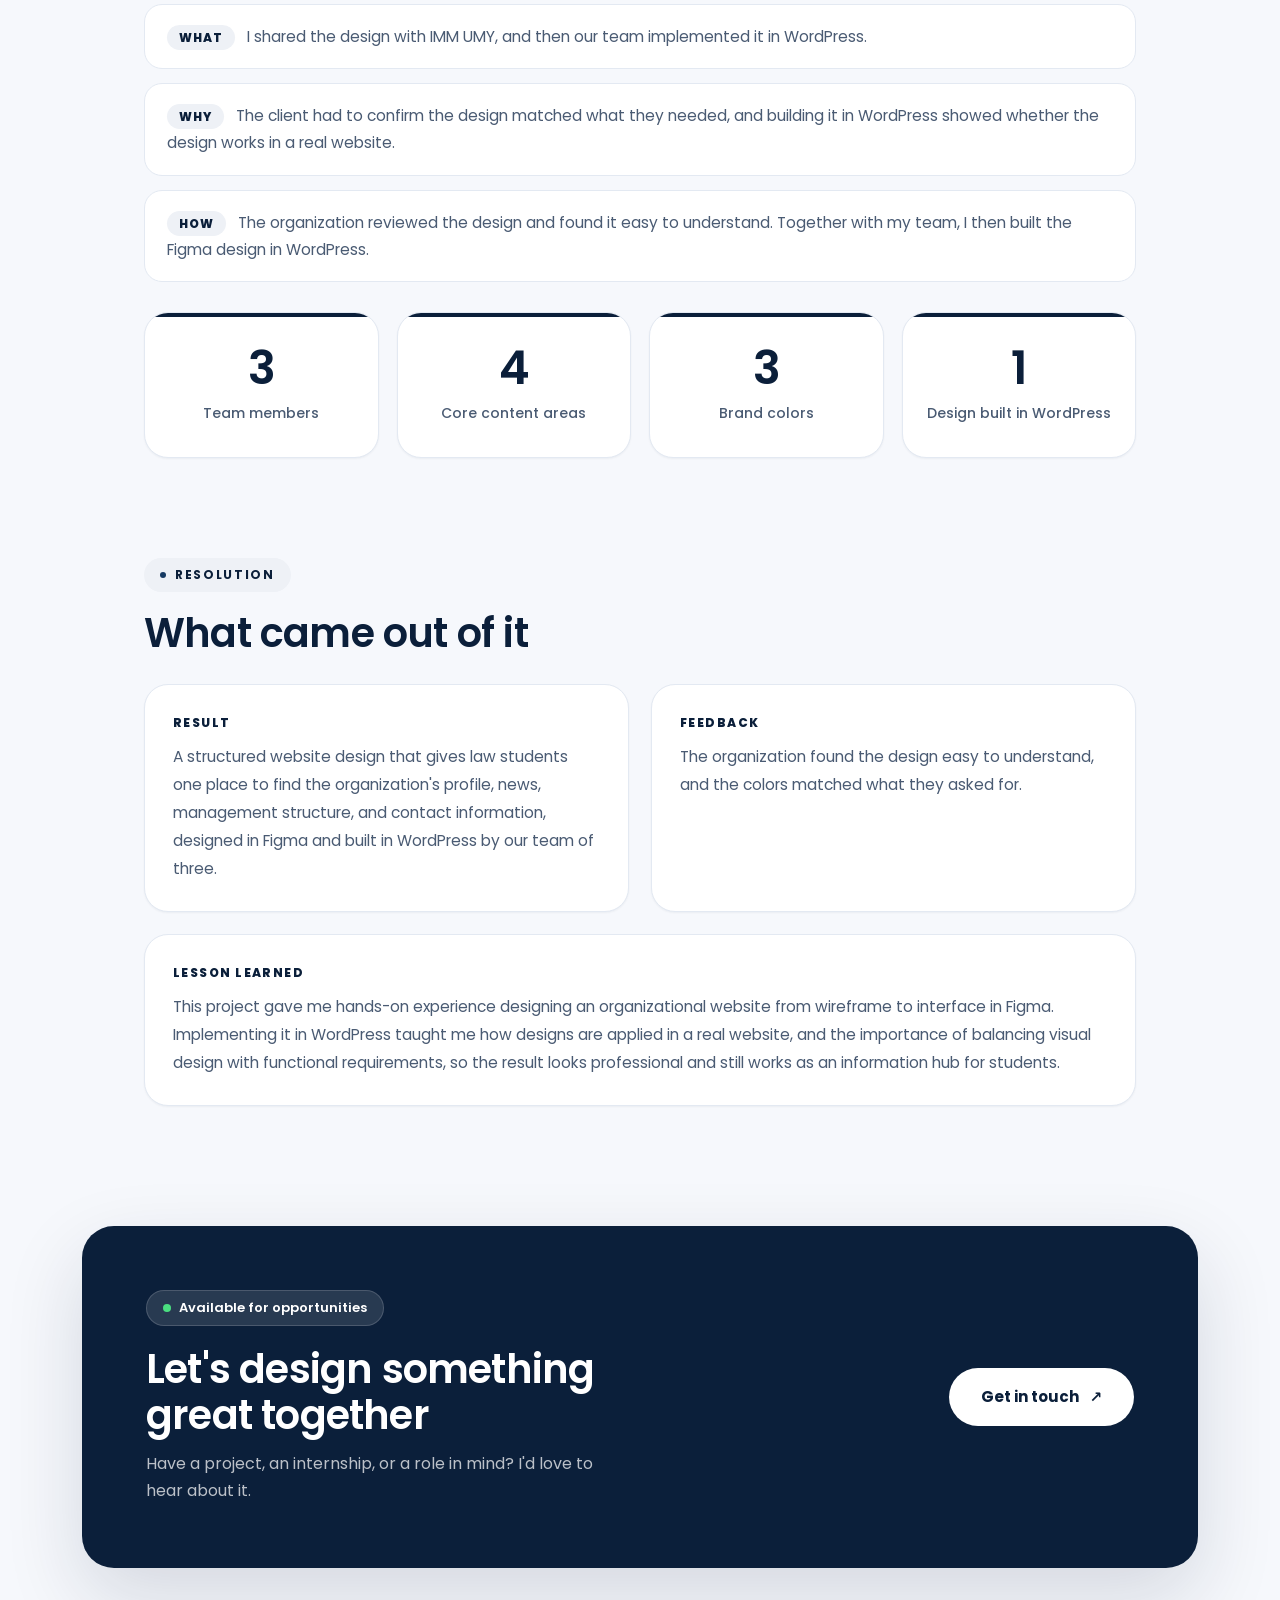
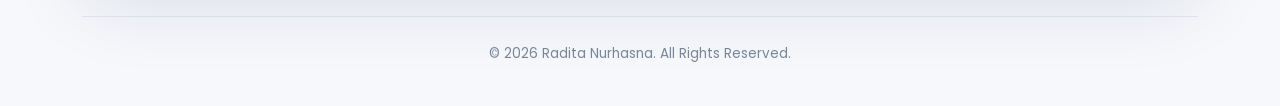
<file: Projects/imm-fh-umy.html>
<!DOCTYPE html>
<html lang="en">

<head>
    <meta charset="UTF-8">
    <meta name="viewport" content="width=device-width, initial-scale=1.0">
    <title>IMM FH UMY | Radita Portfolio</title>

    <link rel="preconnect" href="https://fonts.googleapis.com">
    <link rel="preconnect" href="https://fonts.gstatic.com" crossorigin>
    <link href="https://fonts.googleapis.com/css2?family=Inter:wght@100..900&display=swap" rel="stylesheet">

    <link rel="stylesheet" href="../css/style.css">

    <!-- Styles for this case study. They use the variables from css/style.css
         (--navy, --navy-soft, --text-secondary, --border, --radius-md), so the page
         follows your site theme. Tip: you can move this block into css/case-study.css. -->
    <style>
        .dw{max-width:1000px;margin:0 auto;padding:130px 24px 40px}
        .dw section{padding:0;margin-top:72px}

        .dw .back{display:inline-block;margin-bottom:20px;font-size:14px;font-weight:600;color:var(--text-secondary)}
        .dw .back:hover{color:var(--navy)}
        .dw .tag{display:inline-block;font-size:13px;font-weight:600;color:#0f766e;background:#e1f4f1;padding:4px 14px;border-radius:999px;margin-bottom:14px}
        .dw h1{font-size:clamp(36px,6vw,54px);line-height:1.1;letter-spacing:-1.5px;color:var(--navy)}
        .dw .lead{font-size:19px;line-height:1.8;color:var(--text-secondary);max-width:640px;margin:16px 0 32px}
        .dw .hero-img{width:100%;border-radius:var(--radius-md);border:1px solid var(--border);background:var(--navy-soft)}

        .dw .meta{display:grid;grid-template-columns:repeat(auto-fit,minmax(170px,1fr));gap:18px;margin:36px 0;padding:24px 0;border-top:1px solid var(--border);border-bottom:1px solid var(--border)}
        .dw .meta h4{font-size:12px;text-transform:uppercase;letter-spacing:.08em;color:var(--text-muted);font-weight:600;margin-bottom:4px}
        .dw .meta p{font-size:15px;font-weight:600;line-height:1.5;color:var(--navy)}

        .dw .eyebrow{display:inline-flex;align-items:center;gap:8px;font-size:12px;font-weight:700;color:var(--navy);background:var(--navy-soft);text-transform:uppercase;letter-spacing:.12em;padding:6px 14px;border-radius:999px;margin-bottom:16px}
        .dw .eyebrow::before{content:"";width:6px;height:6px;border-radius:50%;background:var(--navy)}
        .dw h2{font-size:clamp(26px,4vw,34px);line-height:1.2;letter-spacing:-.5px;font-weight:800;color:var(--navy);margin-bottom:16px}
        .dw p{color:var(--text-secondary);line-height:1.85;font-size:16.5px}
        .dw p + p{margin-top:12px}

        .dw .grid2{display:grid;grid-template-columns:repeat(2,minmax(0,1fr));gap:20px;margin-top:24px}
        .dw .card{background:var(--bg-card-hover);border:1px solid var(--border);border-radius:var(--radius-md);padding:24px}
        .dw .card h4{font-size:12px;text-transform:uppercase;letter-spacing:.08em;color:var(--text-muted);margin-bottom:8px;font-weight:700}
        .dw .card p{font-size:15px;line-height:1.75}
        .dw .card.white{background:#fff}

        .dw .finding{display:flex;gap:14px}
        .dw .finding .n{flex:none;width:34px;height:34px;border-radius:50%;background:var(--navy);color:#fff;display:flex;align-items:center;justify-content:center;font-weight:700;font-size:15px}
        .dw .finding h4{text-transform:none;letter-spacing:0;font-size:17px;color:var(--navy);margin-bottom:4px}
        .dw .finding p{font-size:15px;line-height:1.65}

        .dw blockquote{margin-top:24px;padding:20px 24px;border-left:4px solid var(--navy);background:var(--navy-soft);border-radius:0 var(--radius-sm) var(--radius-sm) 0;font-style:italic;color:var(--navy);line-height:1.7}
        .dw blockquote small{display:block;margin-top:8px;font-style:normal;color:var(--text-secondary);font-size:14px}

        .dw .persona .role{display:inline-block;font-size:12px;font-weight:700;color:var(--navy);background:var(--navy-soft);padding:3px 12px;border-radius:999px;margin-bottom:10px}
        .dw .persona h4{text-transform:none;letter-spacing:0;font-size:19px;color:var(--navy);margin:0 0 10px}
        .dw .persona ul{list-style:disc;padding-left:18px;font-size:14.5px;color:var(--text-secondary);line-height:1.65}
        .dw .persona li{margin-top:4px}

        .dw .wwh{display:grid;gap:12px}
        .dw .wwh p{margin:0}
        .dw .wwh b{display:inline-block;min-width:52px;font-weight:700;color:var(--navy)}

        .dw .ia{font-size:14.5px;line-height:1.9;color:var(--text-secondary);background:var(--bg-card-hover);border:1px solid var(--border);border-radius:var(--radius-sm);padding:18px 22px;margin-top:20px}
        .dw .ia b{font-weight:700;color:var(--navy)}

        .dw .shots{display:grid;grid-template-columns:repeat(auto-fit,minmax(240px,1fr));gap:16px;margin-top:20px}
        .dw .shots figure img{width:100%;border-radius:var(--radius-sm);border:1px solid var(--border);background:var(--navy-soft);min-height:120px;object-fit:cover}
        .dw .shots figcaption{font-size:13px;color:var(--text-muted);margin-top:8px}

        .dw .btn-wrap{margin-top:32px;text-align:center}

        .cta-card{position:relative;overflow:hidden;width:100%;background:var(--navy);border-radius:var(--radius-lg);padding:56px 56px;text-align:left;margin-bottom:8px;display:flex;align-items:center;justify-content:space-between;gap:32px}
        .cta-text{max-width:520px}
        @media(max-width:768px){
            .cta-card{flex-direction:column;align-items:flex-start;padding:40px 28px;gap:24px}
        }
        .cta-card::before,.cta-card::after{content:"";position:absolute;border-radius:50%;background:rgba(255,255,255,.06)}
        .cta-card::before{width:320px;height:320px;top:-140px;right:-80px}
        .cta-card::after{width:220px;height:220px;bottom:-110px;left:-60px}
        .cta-card > *{position:relative;z-index:1}
        .cta-badge{display:inline-flex;align-items:center;gap:8px;font-size:13px;font-weight:600;color:#fff;background:rgba(255,255,255,.12);padding:6px 16px;border-radius:999px;margin-bottom:20px}
        .cta-badge span{width:8px;height:8px;border-radius:50%;background:#4ADE80}
        .cta-card h2{font-size:clamp(28px,5vw,40px);line-height:1.15;letter-spacing:-1px;font-weight:800;color:#fff;margin-bottom:12px}
        .cta-card p{font-size:16px;line-height:1.7;color:rgba(255,255,255,.72);max-width:460px;margin:0}
        .cta-btn{flex-shrink:0}
        .cta-btn{display:inline-flex;align-items:center;gap:10px;background:#fff;color:var(--navy);font-size:15px;font-weight:700;padding:16px 32px;border-radius:999px;transition:transform .25s ease,box-shadow .25s ease}
        .cta-btn:hover{transform:translateY(-3px);box-shadow:0 14px 30px rgba(0,0,0,.25)}
        .cta-btn i{font-style:normal;display:inline-block;transition:transform .25s ease}
        .cta-btn:hover i{transform:translate(3px,-3px)}

        @media(max-width:700px){
            .dw .grid2{grid-template-columns:1fr}
        }

        .dw .metrics{display:grid;grid-template-columns:repeat(auto-fit,minmax(150px,1fr));gap:16px;margin-top:28px}
        .dw .metric{background:var(--bg-card-hover);border:1px solid var(--border);border-radius:var(--radius-md);padding:26px 16px;text-align:center}
        .dw .metric strong{display:block;font-size:38px;line-height:1.1;letter-spacing:-1px;color:var(--navy);margin-bottom:6px}
        .dw .metric span{font-size:14px;color:var(--text-secondary)}
    </style>
</head>

<body>

    <!-- ================= NAVBAR ================= -->
    <header>
        <nav class="navbar">
            <a href="../index.html" class="logo">
                <img src="../assets/icons/logo.png" alt="Radita's Portfolio Logo" class="logo-img">
                Radita's portfolio
            </a>

            <ul class="nav-links">
                <li><a href="../index.html" class="active">Work</a></li>
                <li><a href="../about.html">About</a></li>
                <li><a href="../contact.html">Contact</a></li>
            </ul>
        </nav>
    </header>

    <main class="dw">

        <a class="back" href="../index.html#projects">← Back to Work</a>

        <div class="hero">
            <span class="tag">Web Experience</span>
            <h1>IMM FH UMY</h1>
            <p class="lead">The official website design for a student organization, built as an information hub for law students.</p>
            <img class="hero-img" src="../assets/images/imm.jpg" alt="IMM FH UMY website" onerror="this.style.display='none'">
        </div>

        <!-- ================= INTRODUCTION ================= -->
        <section id="introduction">
            <div class="eyebrow">Introduction</div>
            <h2>A clear home on the web for a student organization</h2>

            <div class="meta">
                <div><h4>Role</h4><p>UI/UX Designer</p></div>
                <div><h4>Project</h4><p>Client project, team of 3</p></div>
                <div><h4>Duration</h4><p>1 month</p></div>
                <div><h4>Tools</h4><p>Figma, WordPress</p></div>
            </div>

            <p>This project started when IMM UMY asked me to design the look of their website, so students of the Faculty of Law would have one official place to learn about the organization.</p>

            <div class="grid2">
                <div class="card"><h4>Overview</h4><p>The IMM FH UMY website delivers the organization's profile, news, management structure, and contact information to students of the Faculty of Law, Universitas Muhammadiyah Yogyakarta.</p></div>
                <div class="card"><h4>Request</h4><p>The organization needed an official website that presents its information in a structured, accessible way and works as a central digital hub.</p></div>
                <div class="card"><h4>Users</h4><p>Law students at Universitas Muhammadiyah Yogyakarta who want to follow organizational updates and find information about the organization.</p></div>
                <div class="card"><h4>Scope</h4><p>Page and content mapping, wireframes, high-fidelity UI in Figma, a Figma prototype, and the WordPress implementation of the design.</p></div>
            </div>
        </section>

        <!-- ================= THE BRIEF ================= -->
        <section id="brief">
            <div class="eyebrow">The brief</div>
            <h2>What the website had to do</h2>
            <p>The request came directly from the organization, so the starting point was clear: students needed to find four kinds of information quickly and without confusion.</p>

            <div class="grid2">
                <div class="card white finding"><div class="n">1</div><div><h4>Organization profile</h4><p>Who the organization is and what it stands for.</p></div></div>
                <div class="card white finding"><div class="n">2</div><div><h4>News and updates</h4><p>A place to follow what the organization is doing.</p></div></div>
                <div class="card white finding"><div class="n">3</div><div><h4>Management structure</h4><p>Who is in the management team.</p></div></div>
                <div class="card white finding"><div class="n">4</div><div><h4>Contact information</h4><p>A clear way for students to reach the organization.</p></div></div>
            </div>
        </section>

        <!-- ================= RISING ACTION ================= -->
        <section id="rising-action">
            <div class="eyebrow">Rising action</div>
            <h2>Mapping the pages before designing them</h2>
            <div class="wwh">
                <p><b>What</b> I created wireframes for every page of the website.</p>
                <p><b>Why</b> The layout, content hierarchy, and navigation had to be clear before any visual styling.</p>
                <p><b>How</b> I mapped each page so the profile, news, management structure, and contact details would be presented clearly and be easy to scan for student visitors.</p>
            </div>
        </section>

        <!-- ================= CLIMAX ================= -->
        <section id="climax">
            <div class="eyebrow">The climax</div>
            <h2>From wireframe to final design</h2>
            <div class="wwh">
                <p><b>What</b> A clean, professional interface that matches the organization's identity.</p>
                <p><b>Why</b> The website represents the organization, so it had to look credible and still be easy to read.</p>
                <p><b>How</b> I designed the high-fidelity screens in Figma. Four design decisions shaped them:</p>
            </div>

            <div class="grid2">
                <div class="card white finding"><div class="n">1</div><div><h4>Red, gray, and black from the logo</h4><p>The colors follow the IMM logo and were also a request from the organization, so the website feels like it belongs to them.</p></div></div>
                <div class="card white finding"><div class="n">2</div><div><h4>A clean, professional look</h4><p>The interface stays simple and aligned with the identity of the Faculty of Law.</p></div></div>
                <div class="card white finding"><div class="n">3</div><div><h4>Readability first</h4><p>The layout prioritizes readable text so students can take in news and information without effort.</p></div></div>
                <div class="card white finding"><div class="n">4</div><div><h4>Easy navigation</h4><p>Students can quickly find the profile, news, structure, and contact details from one central hub.</p></div></div>
            </div>

            <div class="shots" style="grid-template-columns:1fr">
                <figure><img src="../assets/images/imm-final.jpg" alt="IMM FH UMY final design" onerror="this.parentElement.style.display='none'"><figcaption>Final design</figcaption></figure>
            </div>

            <div class="btn-wrap">
                <a class="btn-primary" href="https://www.figma.com/proto/qzfvLyWVQU6gnk3AuxQFKQ/Project-IMM?node-id=9-55&p=f&t=aR5XcqLklp8qazXu-1&scaling=scale-down&content-scaling=fixed&page-id=0%3A1&starting-point-node-id=9%3A55" target="_blank" rel="noopener noreferrer">View full prototype ↗</a>
            </div>
        </section>

        <!-- ================= FALLING ACTION ================= -->
        <section id="falling-action">
            <div class="eyebrow">Falling action</div>
            <h2>Checking with the client and building it</h2>
            <div class="wwh">
                <p><b>What</b> I shared the design with IMM UMY, and then our team implemented it in WordPress.</p>
                <p><b>Why</b> The client had to confirm the design matched what they needed, and building it in WordPress showed whether the design works in a real website.</p>
                <p><b>How</b> The organization reviewed the design and found it easy to understand. Together with my team, I then built the Figma design in WordPress.</p>
            </div>

            <div class="metrics">
                <div class="metric"><strong>3</strong><span>Team members</span></div>
                <div class="metric"><strong>4</strong><span>Core content areas</span></div>
                <div class="metric"><strong>3</strong><span>Brand colors</span></div>
                <div class="metric"><strong>1</strong><span>Design built in WordPress</span></div>
            </div>
        </section>

        <!-- ================= RESOLUTION ================= -->
        <section id="resolution">
            <div class="eyebrow">Resolution</div>
            <h2>What came out of it</h2>
            <div class="grid2">
                <div class="card"><h4>Result</h4><p>A structured website design that gives law students one place to find the organization's profile, news, management structure, and contact information, designed in Figma and built in WordPress by our team of three.</p></div>
                <div class="card"><h4>Feedback</h4><p>The organization found the design easy to understand, and the colors matched what they asked for.</p></div>
                <div class="card" style="grid-column:1/-1"><h4>Lesson learned</h4><p>This project gave me hands-on experience designing an organizational website from wireframe to interface in Figma. Implementing it in WordPress taught me how designs are applied in a real website, and the importance of balancing visual design with functional requirements, so the result looks professional and still works as an information hub for students.</p></div>
            </div>
        </section>

    </main>

    <!-- ================= FOOTER ================= -->
    <footer class="uxfolio-footer">
        <div class="cta-card">
            <div class="cta-text">
                <div class="cta-badge"><span></span> Available for opportunities</div>
                <h2>Let's design something great together</h2>
                <p>Have a project, an internship, or a role in mind? I'd love to hear about it.</p>
            </div>
            <a href="../contact.html" class="cta-btn">Get in touch <i>↗</i></a>
        </div>

        <div class="footer-bottom">
            <p>© 2026 Radita Nurhasna. All Rights Reserved.</p>
        </div>
    </footer>

</body>

</html>
</file>
<file: css/style.css>
@import url("https://fonts.googleapis.com/css2?family=Poppins:wght@400;500;600;700&display=swap");

/* ==========================================================================
   RADITA PORTFOLIO — GLOBAL DESIGN SYSTEM
   Theme: Deep Navy + Electric Blue on a soft, airy canvas
   ========================================================================== */

/* ===============================
   RESET & VARIABLES
   =============================== */
* {
    margin: 0;
    padding: 0;
    box-sizing: border-box;
}

:root {
    /* Canvas */
    --bg-page: #F6F8FC;
    --bg-section: #FFFFFF;
    --bg-card: #FFFFFF;
    --bg-card-hover: #F3F6FB;

    /* Navy palette */
    --navy: #0B1F3A;
    --navy-dark: #06142A;
    --navy-light: #163A63;
    --navy-soft: #E9F0FB;

    /* Accent */
    --blue: #163A63;
    --blue-dark: #0B1F3A;
    --blue-soft: #EEF1F6;
    --cyan: #163A63;
    --gradient: #0B1F3A;
    --gradient-text: linear-gradient(#0B1F3A, #0B1F3A);

    /* Text */
    --text-primary: #0B1F3A;
    --text-secondary: #4A5B73;
    --text-light: #7A889C;
    --text-muted: #7A889C;

    /* Accent aliases (kept for compatibility) */
    --accent: #0B1F3A;
    --accent-hover: #163A63;
    --pill-dark: #0B1F3A;
    --pill-dark-hover: #163A63;

    /* Lines */
    --border: #E3E9F2;
    --border-subtle: #E3E9F2;

    /* Radius */
    --radius-sm: 14px;
    --radius-md: 22px;
    --radius-lg: 32px;

    /* Shadows */
    --shadow-xs: 0 1px 2px rgba(11, 31, 58, .05);
    --shadow-sm: 0 8px 24px rgba(11, 31, 58, .06);
    --shadow-md: 0 18px 44px rgba(11, 31, 58, .09);
    --shadow-lg: 0 30px 80px rgba(11, 31, 58, .14);

    /* Layout */
    --container: 1180px;

    /* Motion */
    --transition: .35s cubic-bezier(.22, 1, .36, 1);
}

html {
    scroll-behavior: smooth;
    overflow-x: clip;
}

body {
    font-family: "Poppins", system-ui, -apple-system, "Segoe UI", sans-serif;
    background-color: var(--bg-page);
    color: var(--text-primary);
    line-height: 1.7;
    overflow-x: hidden;
    -webkit-font-smoothing: antialiased;
    text-rendering: optimizeLegibility;
}

.container {
    width: min(100% - 48px, var(--container));
    margin-inline: auto;
}

img {
    width: 100%;
    display: block;
}

a {
    color: inherit;
    text-decoration: none;
    transition: var(--transition);
}

ul {
    list-style: none;
}

section {
    padding: 0;
}

::selection {
    background: var(--blue);
    color: #FFFFFF;
}

:focus-visible {
    outline: 2px solid var(--blue);
    outline-offset: 3px;
    border-radius: 6px;
}

/* Reading progress bar (progressive enhancement, no JS needed) */
@supports (animation-timeline: scroll()) {
    body::before {
        content: "";
        position: fixed;
        top: 0;
        left: 0;
        height: 3px;
        width: 100%;
        background: var(--navy);
        transform-origin: 0 50%;
        transform: scaleX(0);
        z-index: 1100;
        animation: progress-grow linear both;
        animation-timeline: scroll(root);
    }

    @keyframes progress-grow {
        to { transform: scaleX(1); }
    }
}


/* ===============================
   FLOATING GLASS NAVBAR
   =============================== */
header {
    position: fixed;
    top: 20px;
    left: 0;
    width: 100%;
    z-index: 1000;
    padding: 0 16px;
    pointer-events: none;
}

.navbar {
    pointer-events: auto;
    max-width: 760px;
    margin: 0 auto;

    background: rgba(255, 255, 255, .78);
    backdrop-filter: blur(18px) saturate(160%);
    -webkit-backdrop-filter: blur(18px) saturate(160%);

    border-radius: 999px;
    padding: 8px 10px 8px 22px;

    display: flex;
    justify-content: space-between;
    align-items: center;
    gap: 16px;

    border: 1px solid rgba(227, 233, 242, .9);
    box-shadow: 0 10px 34px rgba(11, 31, 58, .08), inset 0 1px 0 rgba(255, 255, 255, .8);

    transition: box-shadow .35s ease, background .35s ease, transform .35s ease;
}

.navbar.is-scrolled {
    background: rgba(255, 255, 255, .94);
    box-shadow: 0 16px 44px rgba(11, 31, 58, .14);
}

.logo {
    font-size: 15px;
    font-weight: 700;
    letter-spacing: -.2px;
    color: var(--navy);
    display: flex;
    align-items: center;
    gap: 10px;
    white-space: nowrap;
}

.logo-img {
    width: 30px;
    height: 30px;
    object-fit: contain;
    border-radius: 9px;
    flex-shrink: 0;
}

.nav-links {
    display: flex;
    gap: 4px;
    align-items: center;
}

.nav-links a {
    display: inline-block;
    color: var(--text-secondary);
    font-size: 14.5px;
    font-weight: 500;
    padding: 9px 18px;
    border-radius: 999px;
    transition: background .25s ease, color .25s ease;
}

.nav-links a:hover {
    color: var(--navy);
    background: var(--navy-soft);
}

.nav-links a.active {
    color: #FFFFFF;
    font-weight: 600;
    background: var(--navy);
    box-shadow: 0 6px 16px rgba(11, 31, 58, .25);
}

.nav-links .btn-resume {
    background: var(--navy);
    color: #FFFFFF !important;
    font-size: 13px;
    font-weight: 600;
    padding: 10px 22px;
}


/* ===============================
   BUTTONS
   =============================== */
.btn-primary {
    display: inline-flex;
    align-items: center;
    justify-content: center;
    gap: 8px;

    background: var(--gradient);
    background-size: 140% 140%;
    background-position: 0% 50%;
    color: #FFFFFF;

    font-size: 14.5px;
    font-weight: 600;

    padding: 15px 30px;
    border-radius: 999px;
    box-shadow: 0 10px 26px rgba(11, 31, 58, .28);

    transition: transform .3s ease, box-shadow .3s ease, background-position .5s ease;
}

.btn-primary:hover {
    background-position: 100% 50%;
    transform: translateY(-3px);
    box-shadow: 0 16px 34px rgba(11, 31, 58, .38);
}

.btn-secondary {
    display: inline-flex;
    align-items: center;
    justify-content: center;
    gap: 8px;

    background: rgba(255, 255, 255, .7);
    color: var(--navy);

    border: 1.5px solid var(--navy);

    font-size: 14.5px;
    font-weight: 600;

    padding: 14px 30px;
    border-radius: 999px;

    transition: all .3s ease;
}

.btn-secondary:hover {
    background: var(--navy);
    color: #FFFFFF;
    transform: translateY(-3px);
    box-shadow: 0 14px 30px rgba(11, 31, 58, .22);
}


/* ===============================
   SECTION HEADINGS (shared)
   =============================== */
.section-heading {
    margin-bottom: 56px;
}

.section-subtitle {
    display: inline-flex;
    align-items: center;
    gap: 10px;

    font-size: 12px;
    font-weight: 700;
    text-transform: uppercase;
    letter-spacing: .18em;

    color: var(--blue-dark);
    background: var(--blue-soft);
    padding: 7px 16px;
    border-radius: 999px;

    margin-bottom: 18px;
}

.section-subtitle::before {
    content: "";
    width: 6px;
    height: 6px;
    border-radius: 50%;
    background: var(--blue);
}

.section-title {
    font-size: clamp(34px, 5vw, 52px);
    line-height: 1.08;
    font-weight: 800;
    letter-spacing: -.035em;
    color: var(--navy);
}


/* ===============================
   FOOTER + CTA CARD (all pages)
   =============================== */
footer.uxfolio-footer {
    max-width: var(--container);
    width: 100%;
    margin: 0 auto;
    padding: 90px 32px 40px;

    display: flex;
    flex-direction: column;
    align-items: center;
    justify-content: center;
    text-align: center;
}

.cta-card {
    position: relative;
    overflow: hidden;
    isolation: isolate;
    width: 100%;

    background: var(--navy);
    border-radius: var(--radius-lg);
    padding: 64px;
    text-align: left;

    display: flex;
    align-items: center;
    justify-content: space-between;
    gap: 32px;

    box-shadow: var(--shadow-lg);
}

.cta-card > * {
    position: relative;
    z-index: 1;
}

.cta-text {
    max-width: 540px;
}

.cta-badge {
    display: inline-flex;
    align-items: center;
    gap: 9px;
    font-size: 13px;
    font-weight: 600;
    color: #fff;
    background: rgba(255, 255, 255, .12);
    border: 1px solid rgba(255, 255, 255, .16);
    padding: 7px 16px;
    border-radius: 999px;
    margin-bottom: 22px;
}

.cta-badge span {
    width: 8px;
    height: 8px;
    border-radius: 50%;
    background: #4ADE80;
    box-shadow: 0 0 0 0 rgba(74, 222, 128, .6);
    animation: pulse-dot 2s infinite;
}

.cta-card h2 {
    font-size: clamp(28px, 4.4vw, 42px);
    line-height: 1.12;
    letter-spacing: -.03em;
    font-weight: 800;
    color: #fff;
    margin-bottom: 14px;
}

.cta-card p {
    font-size: 16px;
    line-height: 1.75;
    color: rgba(255, 255, 255, .74);
    max-width: 460px;
    margin: 0;
}

.cta-btn {
    flex-shrink: 0;
    display: inline-flex;
    align-items: center;
    gap: 10px;
    background: #fff;
    color: var(--navy);
    font-size: 15px;
    font-weight: 700;
    padding: 17px 34px;
    border-radius: 999px;
    transition: transform .25s ease, box-shadow .25s ease;
}

.cta-btn:hover {
    transform: translateY(-3px);
    box-shadow: 0 16px 34px rgba(0, 0, 0, .3);
}

.cta-btn i {
    font-style: normal;
    display: inline-block;
    transition: transform .25s ease;
}

.cta-btn:hover i {
    transform: translate(3px, -3px);
}

.footer-bottom {
    margin-top: 48px;
    padding-top: 26px;
    border-top: 1px solid var(--border);
    width: 100%;
    display: flex;
    justify-content: center;
    align-items: center;
    color: var(--text-muted);
    font-size: 13.5px;
    gap: 16px;
    flex-wrap: wrap;
}

@keyframes pulse-dot {
    0%   { box-shadow: 0 0 0 0 rgba(74, 222, 128, .55); }
    70%  { box-shadow: 0 0 0 10px rgba(74, 222, 128, 0); }
    100% { box-shadow: 0 0 0 0 rgba(74, 222, 128, 0); }
}


/* ===============================
   SCROLL REVEAL (works with js/main.js)
   =============================== */
.js .project-card,
.js .section-heading,
.js .cert-card,
.js .skill-category-card,
.js .connect-hero {
    opacity: 0;
    transform: translateY(36px);
    transition: opacity .8s cubic-bezier(.22, 1, .36, 1), transform .8s cubic-bezier(.22, 1, .36, 1),
                box-shadow .35s ease, border-color .35s ease;
}

.js .show {
    opacity: 1 !important;
    transform: translateY(0) !important;
}

@media (prefers-reduced-motion: reduce) {
    * {
        animation: none !important;
        transition: none !important;
        scroll-behavior: auto !important;
    }
    .js .project-card,
    .js .section-heading,
    .js .cert-card,
    .js .skill-category-card,
    .js .connect-hero {
        opacity: 1;
        transform: none;
    }
}


/* ===============================
   RESPONSIVE
   =============================== */
@media (max-width: 768px) {
    header {
        top: 12px;
    }

    .navbar {
        padding: 6px 8px 6px 14px;
    }

    .logo {
        font-size: 13.5px;
    }

    .logo-img {
        width: 26px;
        height: 26px;
    }

    .nav-links a {
        font-size: 13px;
        padding: 8px 12px;
    }

    footer.uxfolio-footer {
        padding: 64px 20px 32px;
    }

    .cta-card {
        flex-direction: column;
        align-items: flex-start;
        padding: 40px 28px;
        gap: 28px;
    }

    .section-heading {
        margin-bottom: 40px;
    }
}

@media (max-width: 460px) {
    .navbar {
        padding: 5px 6px 5px 12px;
        gap: 6px;
    }
    .logo {
        font-size: 12.5px;
        gap: 7px;
    }
    .logo-img {
        width: 24px;
        height: 24px;
    }
    .nav-links {
        gap: 0;
    }
    .nav-links a {
        font-size: 12.5px;
        padding: 8px 10px;
    }
}


/* ==========================================================================
   CASE STUDY PAGES (Dompet Warga · Coffee Kala · IMM FH UMY)
   Prefixed with "main.dw" so it overrides the <style> block inside those pages.
   ========================================================================== */
/* ==========================================================================
   CASE STUDY PAGES  (Dompet Warga · Coffee Kala · IMM FH UMY)
   Replaces the <style> block that used to live inside each project page.
   ========================================================================== */

main.dw {
    max-width: 1040px;
    margin: 0 auto;
    padding: 140px 24px 30px;
}

main.dw section {
    padding: 0;
    margin-top: 100px;
}

/* ---------- Back link ---------- */
main.dw .back {
    display: inline-flex;
    align-items: center;
    gap: 8px;
    margin-bottom: 28px;
    padding: 9px 18px;
    font-size: 14px;
    font-weight: 600;
    color: var(--navy);
    background: rgba(255, 255, 255, .85);
    border: 1px solid var(--border);
    border-radius: 999px;
    box-shadow: var(--shadow-xs);
}

main.dw .back:hover {
    background: var(--navy);
    color: #fff;
    transform: translateX(-4px);
}

/* ---------- Hero ---------- */
main.dw .tag {
    display: inline-block;
    font-size: 12px;
    font-weight: 700;
    letter-spacing: .12em;
    text-transform: uppercase;
    color: var(--blue-dark);
    background: var(--blue-soft);
    padding: 7px 16px;
    border-radius: 999px;
    margin-bottom: 18px;
}

main.dw h1 {
    font-size: clamp(42px, 7vw, 72px);
    line-height: 1.02;
    letter-spacing: -.045em;
    font-weight: 800;

    background: var(--gradient-text);
    -webkit-background-clip: text;
    background-clip: text;
    -webkit-text-fill-color: transparent;
    color: transparent;
    padding-bottom: .06em;
}

main.dw .lead {
    font-size: 20px;
    line-height: 1.8;
    color: var(--text-secondary);
    max-width: 680px;
    margin: 18px 0 40px;
}

main.dw .hero-img {
    width: 100%;
    border-radius: 32px;
    border: 1px solid var(--border);
    background: #F1F3F7;
    box-shadow: var(--shadow-lg);
}

/* ---------- Meta strip ---------- */
main.dw .meta {
    display: grid;
    grid-template-columns: repeat(auto-fit, minmax(170px, 1fr));
    gap: 0;
    margin: 36px 0;
    padding: 8px;
    background: var(--bg-card);
    border: 1px solid var(--border);
    border-radius: 24px;
    box-shadow: var(--shadow-sm);
}

main.dw .meta > div {
    padding: 18px 22px;
    border-right: 1px solid var(--border);
}

main.dw .meta > div:last-child {
    border-right: none;
}

main.dw .meta h4 {
    font-size: 11.5px;
    text-transform: uppercase;
    letter-spacing: .12em;
    color: var(--text-muted);
    font-weight: 700;
    margin-bottom: 6px;
}

main.dw .meta p {
    font-size: 15.5px;
    font-weight: 700;
    line-height: 1.5;
    color: var(--navy);
}

/* ---------- Section headers ---------- */
main.dw .eyebrow {
    display: inline-flex;
    align-items: center;
    gap: 9px;
    font-size: 12px;
    font-weight: 700;
    color: var(--blue-dark);
    background: var(--blue-soft);
    text-transform: uppercase;
    letter-spacing: .14em;
    padding: 7px 16px;
    border-radius: 999px;
    margin-bottom: 18px;
}

main.dw .eyebrow::before {
    content: "";
    width: 6px;
    height: 6px;
    border-radius: 50%;
    background: var(--blue);
}

main.dw h2 {
    font-size: clamp(28px, 4.2vw, 40px);
    line-height: 1.15;
    letter-spacing: -.03em;
    font-weight: 800;
    color: var(--navy);
    margin-bottom: 20px;
}

main.dw p {
    color: var(--text-secondary);
    line-height: 1.9;
    font-size: 16.5px;
}

main.dw p + p {
    margin-top: 14px;
}

/* ---------- Cards ---------- */
main.dw .grid2 {
    display: grid;
    grid-template-columns: repeat(2, minmax(0, 1fr));
    gap: 22px;
    margin-top: 28px;
}

main.dw .card {
    background: var(--bg-card);
    border: 1px solid var(--border);
    border-radius: 24px;
    padding: 28px;
    box-shadow: var(--shadow-xs);
    transition: transform .35s cubic-bezier(.22, 1, .36, 1), box-shadow .35s ease, border-color .35s ease;
}

main.dw .card:hover {
    transform: translateY(-4px);
    border-color: rgba(11, 31, 58, .35);
    box-shadow: var(--shadow-md);
}

main.dw .card h4 {
    font-size: 12px;
    text-transform: uppercase;
    letter-spacing: .12em;
    color: var(--blue-dark);
    margin-bottom: 10px;
    font-weight: 800;
}

main.dw .card p {
    font-size: 15.5px;
    line-height: 1.8;
}

main.dw .card.white {
    background: var(--bg-card);
}

/* ---------- Numbered findings ---------- */
main.dw .finding {
    display: flex;
    gap: 18px;
}

main.dw .finding .n {
    flex: none;
    width: 40px;
    height: 40px;
    border-radius: 14px;
    background: var(--gradient);
    color: #fff;
    display: flex;
    align-items: center;
    justify-content: center;
    font-weight: 800;
    font-size: 16px;
    box-shadow: 0 8px 18px rgba(11, 31, 58, .3);
}

main.dw .finding h4 {
    text-transform: none;
    letter-spacing: -.01em;
    font-size: 17.5px;
    color: var(--navy);
    margin-bottom: 6px;
}

main.dw .finding p {
    font-size: 15px;
    line-height: 1.75;
}

/* ---------- Quote ---------- */
main.dw blockquote {
    position: relative;
    margin-top: 28px;
    padding: 28px 32px 28px 36px;
    border-left: 4px solid var(--blue);
    background: var(--blue-soft);
    border-radius: 0 24px 24px 0;
    font-size: 17px;
    font-style: italic;
    color: var(--navy);
    line-height: 1.8;
}

main.dw blockquote small {
    display: block;
    margin-top: 12px;
    font-style: normal;
    font-weight: 600;
    color: var(--text-secondary);
    font-size: 14px;
}

/* ---------- Persona ---------- */
main.dw .persona .role {
    display: inline-block;
    font-size: 12px;
    font-weight: 700;
    color: #fff;
    background: var(--navy);
    padding: 4px 14px;
    border-radius: 999px;
    margin-bottom: 12px;
}

main.dw .persona h4 {
    text-transform: none;
    letter-spacing: -.02em;
    font-size: 21px;
    color: var(--navy);
    margin: 0 0 12px;
}

main.dw .persona ul {
    list-style: none;
    padding-left: 0;
    font-size: 15px;
    color: var(--text-secondary);
    line-height: 1.7;
}

main.dw .persona li {
    position: relative;
    padding-left: 20px;
    margin-top: 7px;
}

main.dw .persona li::before {
    content: "";
    position: absolute;
    left: 0;
    top: .72em;
    width: 7px;
    height: 7px;
    border-radius: 50%;
    background: var(--blue);
}

/* ---------- What / Why / How ---------- */
main.dw .wwh {
    display: grid;
    gap: 14px;
}

main.dw .wwh p {
    margin: 0;
    padding: 18px 22px;
    background: var(--bg-card);
    border: 1px solid var(--border);
    border-radius: 18px;
    font-size: 15.5px;
    line-height: 1.75;
}

main.dw .wwh b {
    display: inline-block;
    min-width: 54px;
    margin-right: 8px;
    padding: 2px 12px;
    font-size: 12px;
    font-weight: 800;
    letter-spacing: .08em;
    text-transform: uppercase;
    text-align: center;
    color: var(--blue-dark);
    background: var(--blue-soft);
    border-radius: 999px;
}

/* ---------- Information architecture ---------- */
main.dw .ia {
    font-size: 15px;
    line-height: 2;
    color: var(--text-secondary);
    background: var(--bg-card);
    border: 1px dashed rgba(11, 31, 58, .45);
    border-radius: 20px;
    padding: 22px 26px;
    margin-top: 24px;
}

main.dw .ia b {
    font-weight: 700;
    color: var(--navy);
}

/* ---------- Screenshots ---------- */
main.dw .shots {
    display: grid;
    grid-template-columns: repeat(auto-fit, minmax(260px, 1fr));
    gap: 20px;
    margin-top: 24px;
}

main.dw .shots figure {
    background: var(--bg-card);
    border: 1px solid var(--border);
    border-radius: 26px;
    padding: 12px 12px 16px;
    box-shadow: var(--shadow-sm);
}

main.dw .shots figure img {
    width: 100%;
    border-radius: 16px;
    border: 1px solid var(--border);
    background: #F1F3F7;
    min-height: 120px;
    object-fit: cover;
}

main.dw .shots figcaption {
    font-size: 13.5px;
    font-weight: 500;
    color: var(--text-muted);
    margin: 12px 8px 0;
}

main.dw .btn-wrap {
    margin-top: 36px;
    text-align: center;
}

/* ---------- Metrics ---------- */
main.dw .metrics {
    display: grid;
    grid-template-columns: repeat(auto-fit, minmax(160px, 1fr));
    gap: 18px;
    margin-top: 30px;
}

main.dw .metric {
    position: relative;
    overflow: hidden;
    background: var(--bg-card);
    border: 1px solid var(--border);
    border-radius: 24px;
    padding: 30px 18px;
    text-align: center;
    box-shadow: var(--shadow-xs);
}

main.dw .metric::before {
    content: "";
    position: absolute;
    left: 0;
    right: 0;
    top: 0;
    height: 4px;
    background: var(--navy);
}

main.dw .metric strong {
    display: block;
    font-size: 46px;
    line-height: 1.1;
    letter-spacing: -.04em;
    font-weight: 800;
    margin-bottom: 6px;

    background: var(--gradient-text);
    -webkit-background-clip: text;
    background-clip: text;
    -webkit-text-fill-color: transparent;
    color: transparent;
}

main.dw .metric span {
    font-size: 14px;
    font-weight: 500;
    color: var(--text-secondary);
}

/* ---------- Responsive ---------- */
@media (max-width: 700px) {
    main.dw {
        padding-top: 118px;
    }

    main.dw section {
        margin-top: 72px;
    }

    main.dw .grid2 {
        grid-template-columns: 1fr;
    }

    main.dw .meta > div {
        border-right: none;
        border-bottom: 1px solid var(--border);
    }

    main.dw .meta > div:last-child {
        border-bottom: none;
    }

    main.dw .card {
        padding: 22px;
    }

    main.dw blockquote {
        padding: 22px 22px 22px 26px;
    }
}

/* ---- make footer CTA win over legacy inline <style> in project pages ---- */
/* footer CTA: flat navy */
.uxfolio-footer .cta-card{background:var(--navy);padding:64px;border-radius:var(--radius-lg);margin-bottom:0}
.uxfolio-footer .cta-card::before{display:none}
.uxfolio-footer .cta-card::after{display:none}
.uxfolio-footer .cta-card h2{font-weight:800;letter-spacing:-.03em}
@media(max-width:768px){.uxfolio-footer .cta-card{padding:40px 28px}}


/* ==========================================================================
   POPPINS TUNING — lighter weights + softer letter-spacing for headings
   ========================================================================== */
.hero-content-card h1,
.about-content-card h1,
.connect-text h1,
main.dw h1 {
    font-weight: 600 !important;
    letter-spacing: -.03em !important;
    line-height: 1.08 !important;
}

.section-title,
.project-content h3,
.cta-card h2,
main.dw h2,
.category-title,
.cert-info h4 {
    font-weight: 600 !important;
    letter-spacing: -.02em !important;
}

.hero-content-card h2,
.about-content-card h3 {
    font-weight: 500 !important;
    letter-spacing: -.01em !important;
}

main.dw .metric strong,
.project-content::before {
    font-weight: 600 !important;
}

.hero-content-card p,
.about-content-card p,
.connect-text p,
.project-content p,
main.dw p {
    line-height: 1.85;
}
</file>
